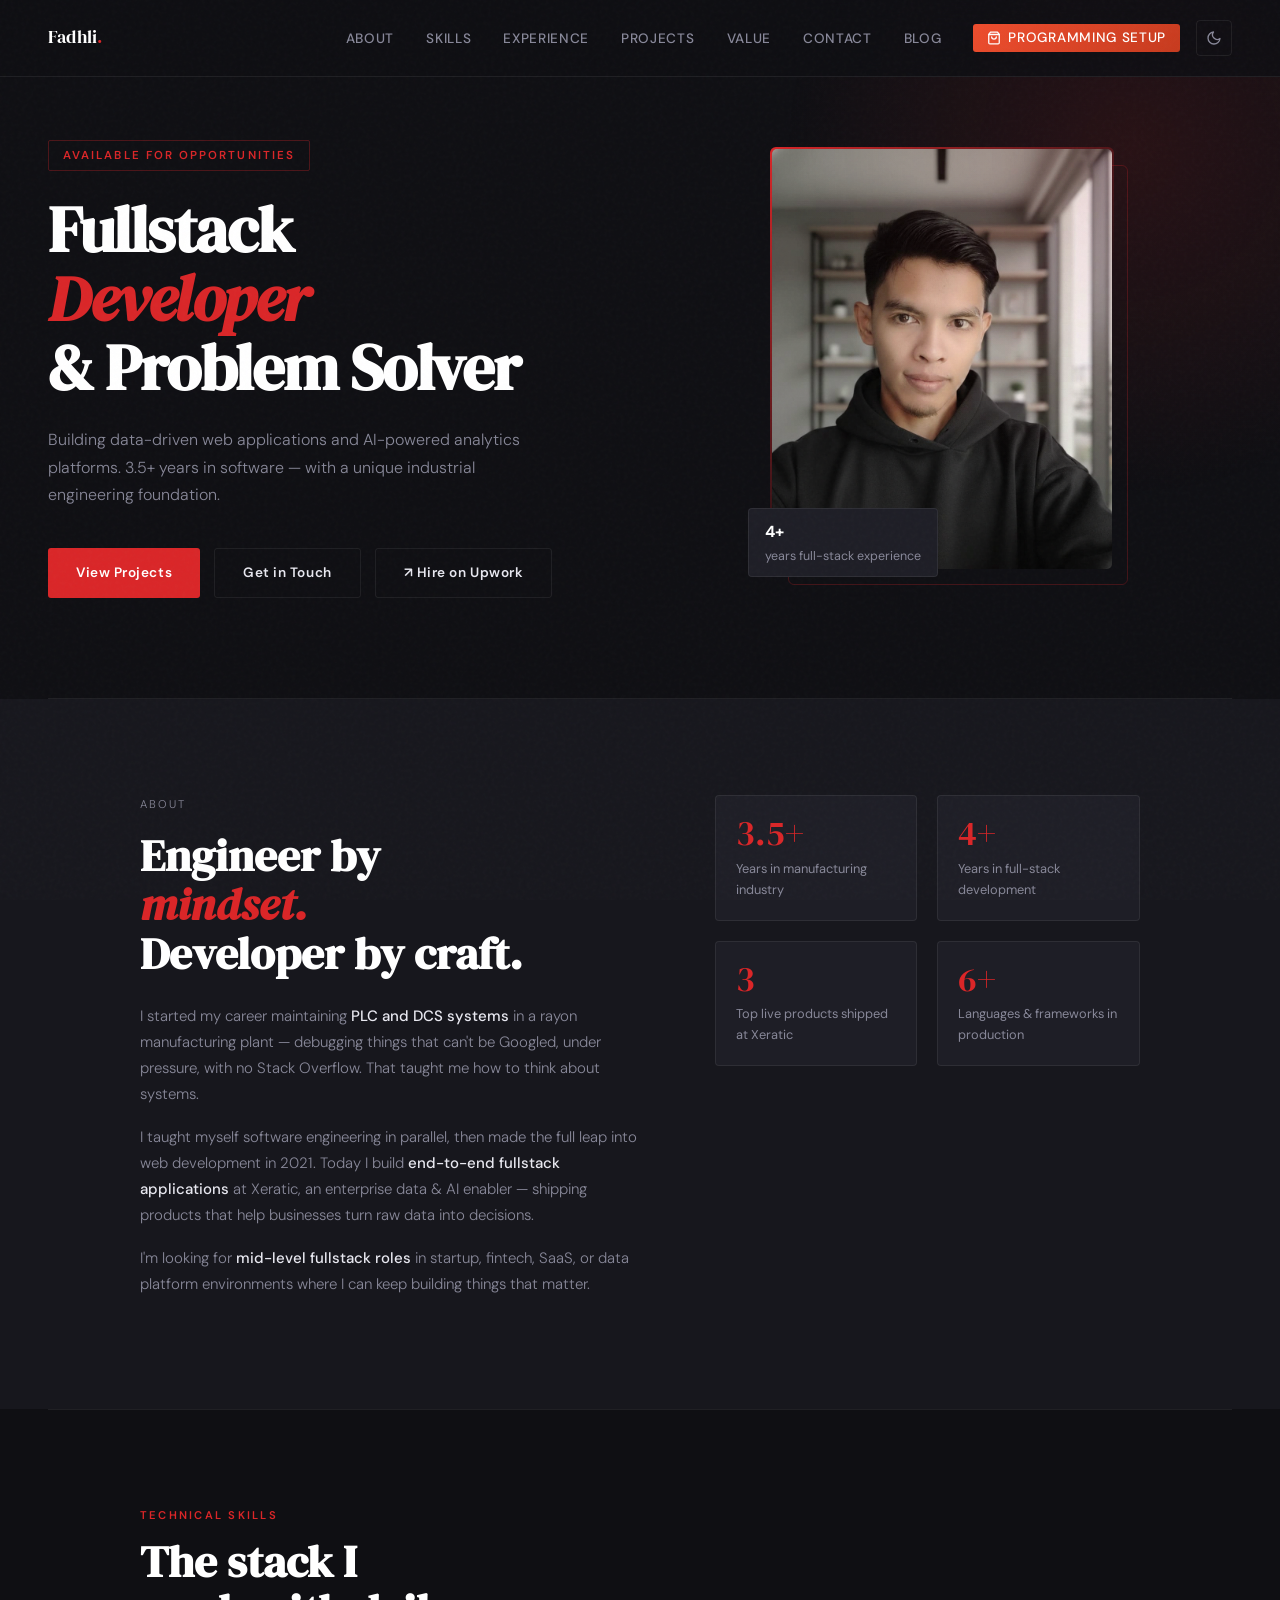
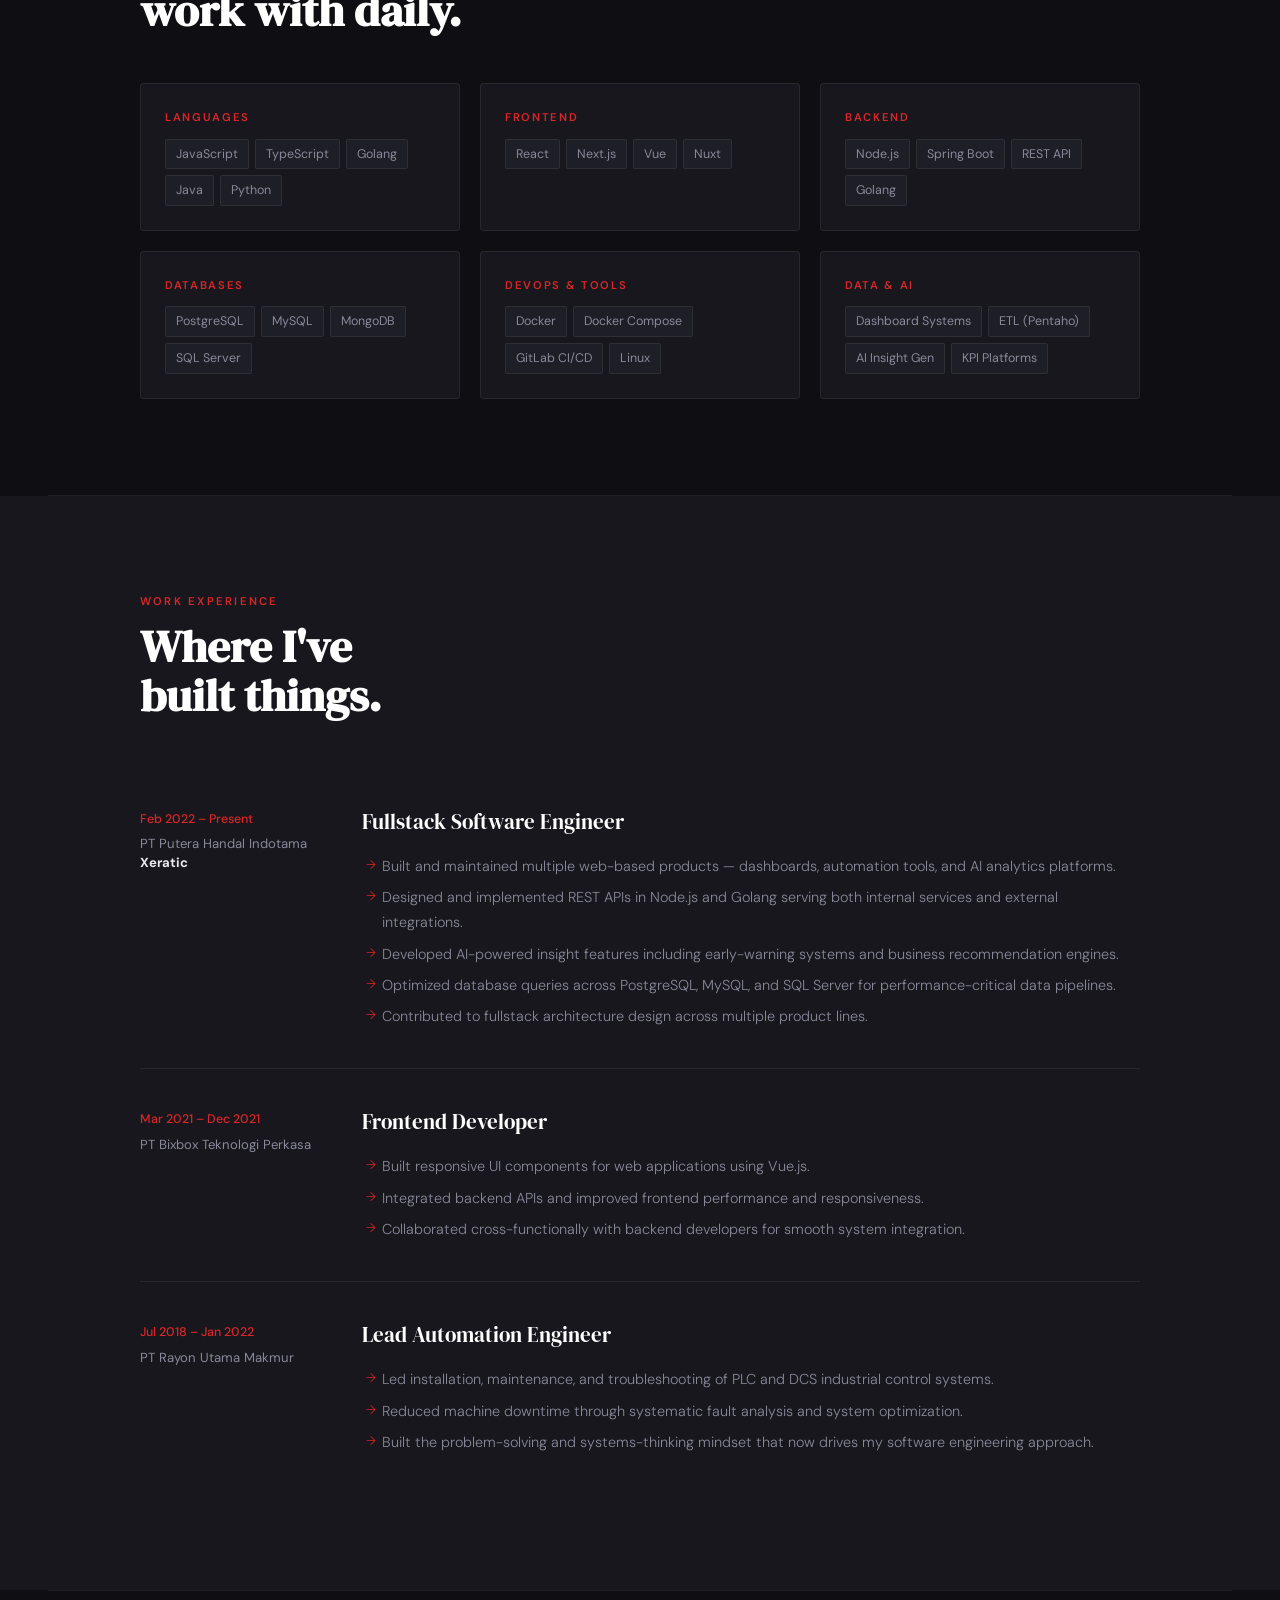
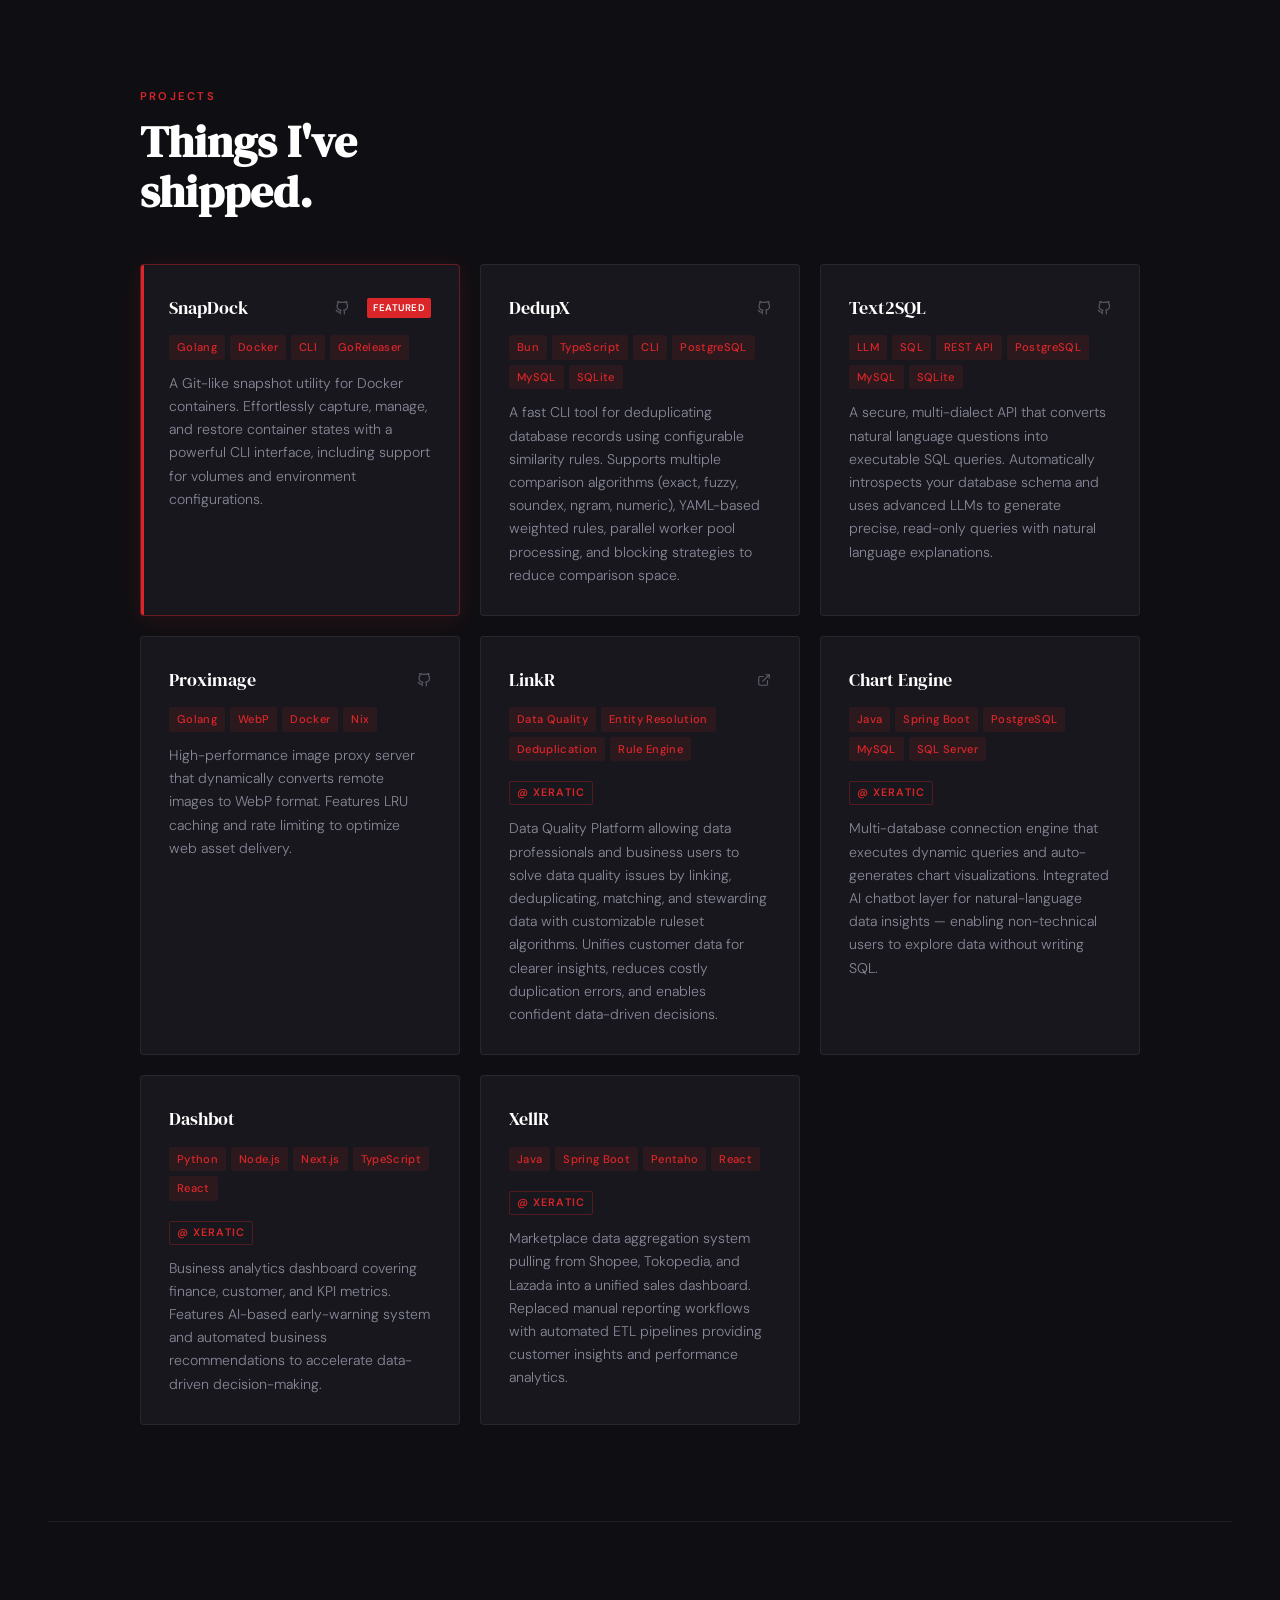
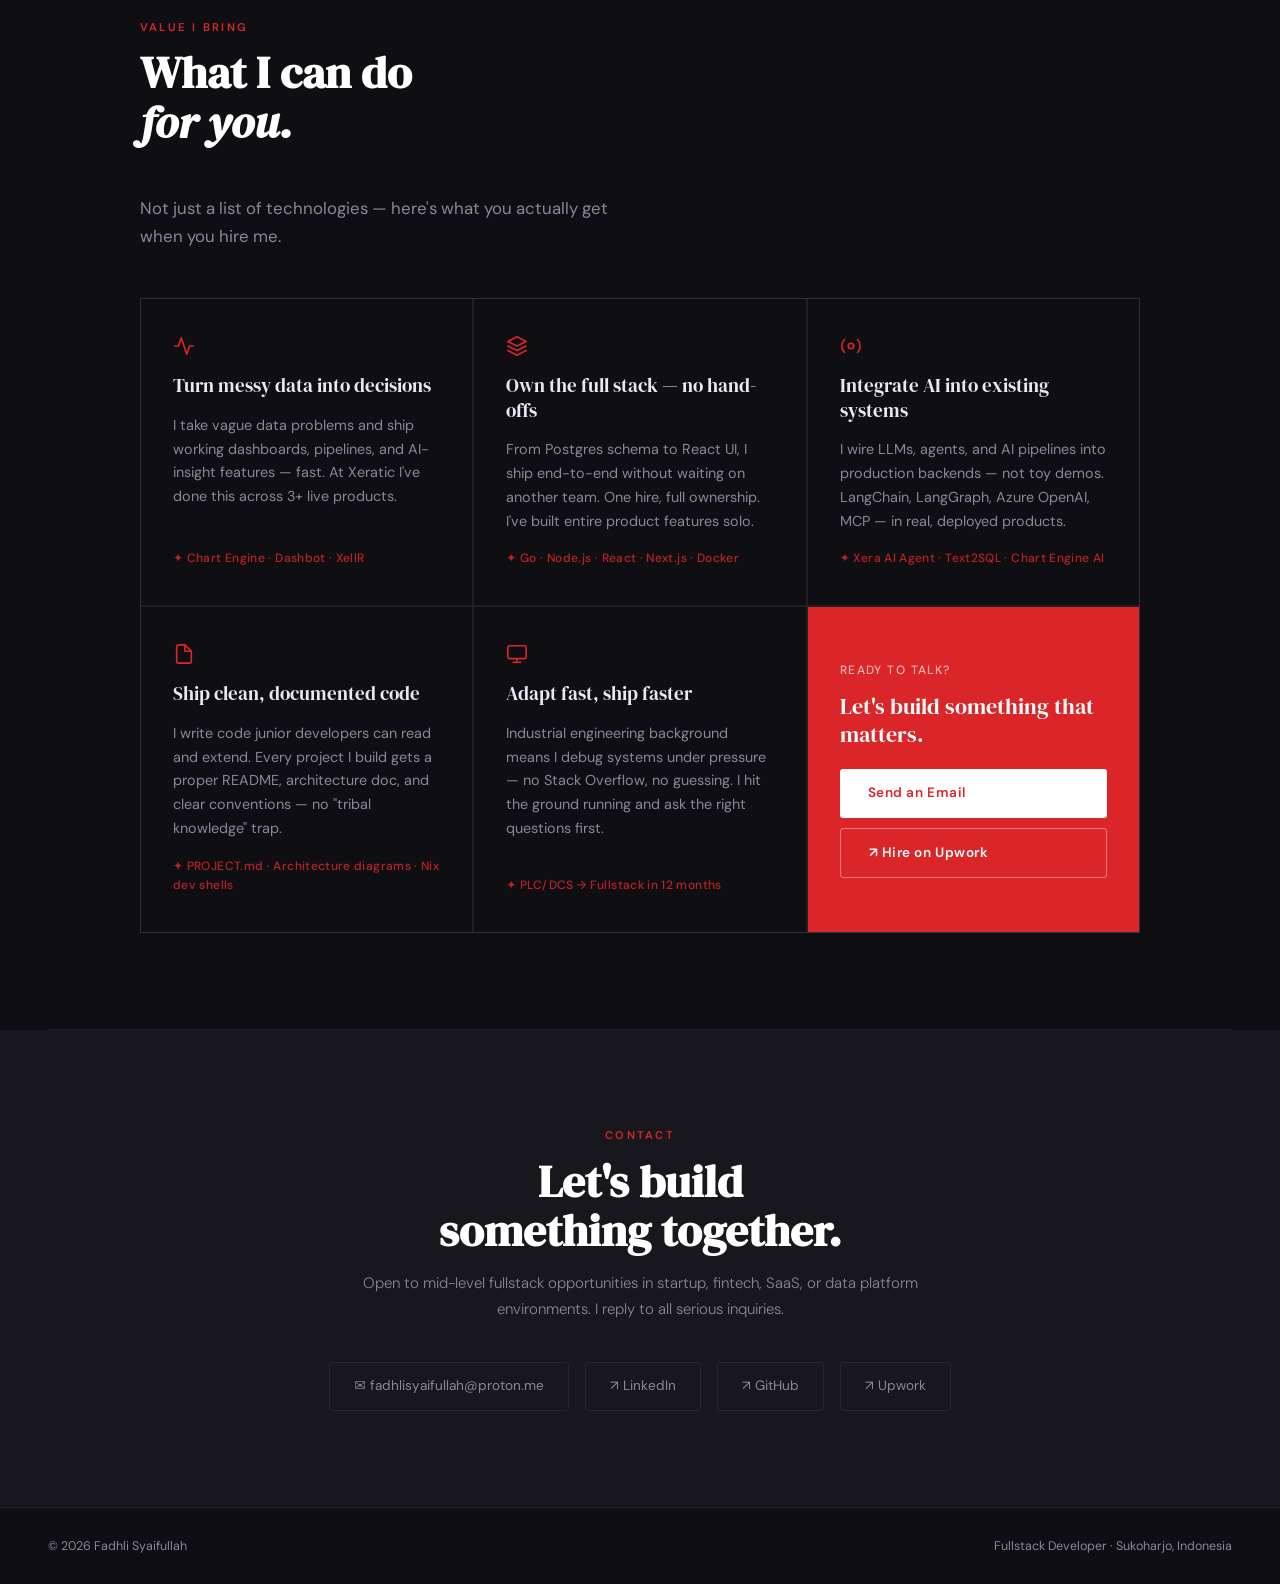
<file: index.html>
<!doctype html>
<html lang="en">

<head>
    <meta charset="UTF-8" />
    <meta name="viewport" content="width=device-width, initial-scale=1.0" />

    <!-- SEO Primary -->
    <title>
        Fadhli Syaifullah – Fullstack Developer | Data & AI Applications
    </title>
    <meta name="description"
        content="Fadhli Syaifullah is a Fullstack Developer with 3.5+ years building data-driven web apps and AI-powered analytics platforms. Currently at Xeratic, Indonesia. Open to mid-level roles in startup, fintech, SaaS, or data platforms." />
    <meta name="keywords"
        content="Fadhli Syaifullah, Fullstack Developer, Indonesia, Node.js, React, Next.js, Golang, Java, Spring Boot, PostgreSQL, Docker, Data Platform, AI Analytics, Xeratic" />
    <meta name="author" content="Fadhli Syaifullah" />
    <meta name="robots" content="index, follow" />
    <link rel="canonical" href="https://fadhlidev.github.io/" />
    <link rel="icon" type="image/x-icon" href="favicon.ico" />
    <link rel="apple-touch-icon" href="favicon.ico" />

    <!-- Open Graph -->
    <meta property="og:type" content="profile" />
    <meta property="og:title" content="Fadhli Syaifullah – Fullstack Developer" />
    <meta property="og:description"
        content="Building data-driven web apps and AI-powered analytics platforms. 3.5+ years experience. Open to mid-level fullstack roles." />
    <meta property="og:url" content="https://fadhlidev.github.io/" />
    <meta property="og:locale" content="en_US" />
    <meta property="profile:first_name" content="Fadhli" />
    <meta property="profile:last_name" content="Syaifullah" />
    <meta property="profile:username" content="fadhlidev" />

    <!-- Twitter Card -->
    <meta name="twitter:card" content="summary" />
    <meta name="twitter:title" content="Fadhli Syaifullah – Fullstack Developer" />
    <meta name="twitter:description"
        content="Building data-driven web apps and AI-powered analytics platforms. Open to mid-level fullstack roles." />

    <meta name="google-site-verification" content="5Q9qZHOVIRpjHIPTRs-oJiEABJaPSDayJt5hSM7cRe8" />

    <!-- Schema.org JSON-LD -->
    <script type="application/ld+json">
            {
                "@context": "https://schema.org",
                "@type": "Person",
                "name": "Fadhli Syaifullah",
                "jobTitle": "Fullstack Developer",
                "description": "Fullstack Developer with 3.5+ years building data-driven applications and AI-powered analytics platforms.",
                "email": "fadhlisyaifullah@proton.me",
                "telephone": "+62878-2653-4405",
                "address": {
                    "@type": "PostalAddress",
                    "addressLocality": "Sukoharjo",
                    "addressRegion": "Jawa Tengah",
                    "addressCountry": "ID"
                },
                "url": "https://fadhlidev.github.io/",
                "sameAs": [
                    "https://linkedin.com/in/fadhlisyaifullah",
                    "https://github.com/fadhlidev",
                    "https://www.upwork.com/freelancers/~01926ab890b89f38e7",
                    "https://fadhlidev.blogspot.com"
                ],
                "knowsAbout": [
                    "JavaScript",
                    "TypeScript",
                    "Golang",
                    "Java",
                    "React",
                    "Next.js",
                    "Node.js",
                    "PostgreSQL",
                    "Docker",
                    "Spring Boot",
                    "Data Analytics",
                    "AI Applications"
                ],
                "worksFor": {
                    "@type": "Organization",
                    "name": "PT Putera Handal Indotama (Xeratic)"
                }
            }
        </script>

    <link rel="preconnect" href="https://fonts.googleapis.com" />
    <link rel="preconnect" href="https://fonts.gstatic.com" crossorigin />
    <link
        href="https://fonts.googleapis.com/css2?family=DM+Serif+Display:ital@0;1&family=DM+Sans:ital,opsz,wght@0,9..40,300;0,9..40,400;0,9..40,500;0,9..40,600;1,9..40,300&display=swap"
        rel="stylesheet" />
    <link rel="stylesheet" href="styles.css" />
    <style>
        /* ── WHAT I CAN DO FOR YOU ── */

        .value-intro {
            color: var(--muted);
            font-size: 1.05rem;
            margin-bottom: 48px;
            max-width: 480px;
        }

        .value-grid {
            display: grid;
            grid-template-columns: repeat(3, 1fr);
            gap: 2px;
            background: var(--border);
            border: 1px solid var(--border);
        }

        .value-card {
            background: var(--dark);
            padding: 36px 32px;
            display: flex;
            flex-direction: column;
            gap: 16px;
            transition: background 0.2s ease;
            position: relative;
            overflow: hidden;
        }

        .value-card::before {
            content: '';
            position: absolute;
            top: 0;
            left: 0;
            width: 3px;
            height: 0;
            background: var(--red);
            transition: height 0.35s ease;
        }

        .value-card:hover::before {
            height: 100%;
        }

        .value-card:hover {
            background: color-mix(in srgb, var(--dark) 92%, var(--red) 8%);
        }

        .value-icon {
            color: var(--red);
            display: flex;
            align-items: center;
        }

        .value-title {
            font-family: 'DM Serif Display', serif;
            font-size: 1.18rem;
            color: var(--light);
            font-weight: 400;
            line-height: 1.3;
            margin: 0;
        }

        .value-desc {
            font-size: 0.9rem;
            color: var(--muted);
            line-height: 1.65;
            flex: 1;
        }

        .value-proof {
            font-size: 0.75rem;
            color: var(--red);
            font-weight: 500;
            letter-spacing: 0.03em;
            opacity: 0.85;
        }

        .value-card--cta {
            background: var(--red);
            justify-content: center;
        }

        .value-card--cta::before {
            display: none;
        }

        .value-card--cta:hover {
            background: color-mix(in srgb, var(--red) 88%, #000 12%);
        }

        .value-cta-inner {
            display: flex;
            flex-direction: column;
            gap: 12px;
        }

        .value-cta-label {
            font-size: 0.75rem;
            letter-spacing: 0.12em;
            text-transform: uppercase;
            color: rgba(255, 255, 255, 0.65);
            font-weight: 500;
        }

        .value-cta-title {
            font-family: 'DM Serif Display', serif;
            font-size: 1.4rem;
            color: #fff;
            font-weight: 400;
            line-height: 1.25;
            margin: 0;
        }

        .value-cta-links {
            display: flex;
            flex-direction: column;
            gap: 10px;
            margin-top: 8px;
        }

        .value-cta-links .btn-primary {
            background: #fff;
            color: var(--red);
            border-color: #fff;
        }

        .value-cta-links .btn-primary:hover {
            background: transparent;
            color: #fff;
        }

        .value-cta-links .btn-ghost {
            border-color: rgba(255, 255, 255, 0.4);
            color: #fff;
        }

        .value-cta-links .btn-ghost:hover {
            background: rgba(255, 255, 255, 0.12);
        }

        @media (max-width: 900px) {
            .value-grid {
                grid-template-columns: 1fr;
            }

            .value-card {
                padding: 28px 24px;
            }
        }

        /* ── FOOTER ── */

        footer {
            background: var(--dark);
            border-top: 1px solid var(--border);
            padding: 28px 48px;
            display: flex;
            justify-content: space-between;
            align-items: center;
            font-size: 0.78rem;
            color: var(--muted);
        }

        /* ── RESPONSIVE ── */

        @media (max-width: 900px) {
            #hero {
                grid-template-columns: 1fr;
                padding: 100px 24px 60px;
                overflow: hidden;
            }

            .hero-img-wrap {
                order: -1;
            }

            .hero-img-frame {
                width: 100%;
                max-width: 280px;
                height: 320px;
            }

            section {
                padding: 64px 24px;
            }

            .divider {
                margin: 0 24px;
            }

            nav {
                padding: 16px 24px;
            }

            .nav-links {
                display: none;
            }

            .nav-hamburger {
                display: flex;
            }

            .theme-toggle {
                margin-left: auto;
            }

            .about-grid,
            .skills-grid,
            .proj-grid {
                grid-template-columns: 1fr;
            }

            .exp-item {
                grid-template-columns: 1fr;
                gap: 8px;
            }

            footer {
                flex-direction: column;
                gap: 8px;
                text-align: center;
            }
        }
    </style>
</head>

<body>
    <!-- NAV -->
    <nav>
        <a href="#hero" class="nav-logo">Fadhli<span>.</span></a>
        <ul class="nav-links">
            <li><a href="#about">About</a></li>
            <li><a href="#skills">Skills</a></li>
            <li><a href="#experience">Experience</a></li>
            <li><a href="#projects">Projects</a></li>
            <li><a href="#value">Value</a></li>
            <li><a href="#contact">Contact</a></li>
            <li><a href="/blog.html">Blog</a></li>
            <li>
                <a href="https://collshp.com/programming_setup" class="nav-shopee" target="_blank" rel="noopener"><svg
                        aria-hidden="true" width="14" height="14" viewBox="0 0 24 24" fill="none" stroke="currentColor"
                        stroke-width="2.2" stroke-linecap="round" stroke-linejoin="round">
                        <path d="M6 2 3 6v14a2 2 0 0 0 2 2h14a2 2 0 0 0 2-2V6l-3-4z" />
                        <line x1="3" y1="6" x2="21" y2="6" />
                        <path d="M16 10a4 4 0 0 1-8 0" />
                    </svg>Programming Setup</a>
            </li>
        </ul>
        <button class="theme-toggle" id="themeToggle" aria-label="Toggle theme">
            <svg class="icon-sun" aria-hidden="true" width="16" height="16" viewBox="0 0 24 24" fill="none"
                stroke="currentColor" stroke-width="2" stroke-linecap="round" stroke-linejoin="round">
                <circle cx="12" cy="12" r="5" />
                <line x1="12" y1="1" x2="12" y2="3" />
                <line x1="12" y1="21" x2="12" y2="23" />
                <line x1="4.22" y1="4.22" x2="5.64" y2="5.64" />
                <line x1="18.36" y1="18.36" x2="19.78" y2="19.78" />
                <line x1="1" y1="12" x2="3" y2="12" />
                <line x1="21" y1="12" x2="23" y2="12" />
                <line x1="4.22" y1="19.78" x2="5.64" y2="18.36" />
                <line x1="18.36" y1="5.64" x2="19.78" y2="4.22" />
            </svg><svg class="icon-moon" aria-hidden="true" width="16" height="16" viewBox="0 0 24 24" fill="none"
                stroke="currentColor" stroke-width="2" stroke-linecap="round" stroke-linejoin="round">
                <path d="M21 12.79A9 9 0 1 1 11.21 3 7 7 0 0 0 21 12.79z" />
            </svg>
        </button>
        <button class="nav-hamburger" id="navHamburger" aria-label="Open menu">
            <span></span><span></span><span></span>
        </button>
    </nav>

    <!-- MOBILE DRAWER -->
    <div class="nav-drawer" id="navDrawer">
        <a href="#about" class="drawer-link">About</a>
        <a href="#skills" class="drawer-link">Skills</a>
        <a href="#experience" class="drawer-link">Experience</a>
        <a href="#projects" class="drawer-link">Projects</a>
        <a href="#value" class="drawer-link">Value</a>
        <a href="#contact" class="drawer-link">Contact</a>
        <a href="/blog.html" class="drawer-link">Blog</a>
        <a href="https://collshp.com/programming_setup" class="drawer-shopee" target="_blank" rel="noopener"><svg
                aria-hidden="true" width="16" height="16" viewBox="0 0 24 24" fill="none" stroke="currentColor"
                stroke-width="2.2" stroke-linecap="round" stroke-linejoin="round">
                <path d="M6 2 3 6v14a2 2 0 0 0 2 2h14a2 2 0 0 0 2-2V6l-3-4z" />
                <line x1="3" y1="6" x2="21" y2="6" />
                <path d="M16 10a4 4 0 0 1-8 0" />
            </svg>Programming Setup</a>
    </div>
    
    <main>
        <!-- HERO -->
    <section id="hero">
        <div class="hero-text">
            <span class="hero-label">Available for opportunities</span>
            <h1>Fullstack<br /><em>Developer</em><br />& Problem Solver</h1>
            <p class="hero-sub">
                Building data-driven web applications and AI-powered
                analytics platforms. 3.5+ years in software — with a unique
                industrial engineering foundation.
            </p>
            <div class="hero-cta">
                <a href="#projects" class="btn btn-primary">View Projects</a>
                <a href="#contact" class="btn btn-ghost">Get in Touch</a>
                <a href="https://www.upwork.com/freelancers/~01926ab890b89f38e7" class="btn btn-ghost" target="_blank"
                    rel="noopener">↗ Hire on Upwork</a>
            </div>
        </div>
        <div class="hero-img-wrap">
            <div class="hero-img-frame">
                <img src="[data-uri]"
                    alt="Fadhli Syaifullah – Fullstack Developer" fetchpriority="high" />
                <div class="hero-badge">
                    <strong>4+</strong> years full-stack experience
                </div>
            </div>
        </div>
    </section>

    <div class="divider"></div>

    <!-- ABOUT -->
    <section id="about">
        <div class="section-inner">
            <div class="about-grid">
                <div class="about-text reveal">
                    <p class="section-label">About</p>
                    <h2 class="section-title" style="margin-bottom: 24px">
                        Engineer by<br /><em style="font-style: italic; color: var(--red)">mindset.</em><br />Developer
                        by craft.
                    </h2>
                    <p>
                        I started my career maintaining
                        <strong>PLC and DCS systems</strong> in a rayon
                        manufacturing plant — debugging things that can't be
                        Googled, under pressure, with no Stack Overflow.
                        That taught me how to think about systems.
                    </p>
                    <p>
                        I taught myself software engineering in parallel,
                        then made the full leap into web development in
                        2021. Today I build
                        <strong>end-to-end fullstack applications</strong>
                        at Xeratic, an enterprise data &amp; AI enabler —
                        shipping products that help businesses turn raw data
                        into decisions.
                    </p>
                    <p>
                        I'm looking for
                        <strong>mid-level fullstack roles</strong> in
                        startup, fintech, SaaS, or data platform
                        environments where I can keep building things that
                        matter.
                    </p>
                </div>
                <div class="about-stats reveal">
                    <div class="stat-box">
                        <div class="stat-num">3.5+</div>
                        <div class="stat-label">
                            Years in manufacturing industry
                        </div>
                    </div>
                    <div class="stat-box">
                        <div class="stat-num">4+</div>
                        <div class="stat-label">
                            Years in full-stack development
                        </div>
                    </div>
                    <div class="stat-box">
                        <div class="stat-num">3</div>
                        <div class="stat-label">
                            Top live products shipped at Xeratic
                        </div>
                    </div>
                    <div class="stat-box">
                        <div class="stat-num">6+</div>
                        <div class="stat-label">
                            Languages &amp; frameworks in production
                        </div>
                    </div>
                </div>
            </div>
        </div>
    </section>

    <div class="divider"></div>

    <!-- SKILLS -->
    <section id="skills">
        <div class="section-inner">
            <p class="section-label reveal">Technical Skills</p>
            <h2 class="section-title reveal">
                The stack I<br />work with daily.
            </h2>
            <div class="skills-grid">
                <div class="skill-card reveal">
                    <div class="skill-cat">Languages</div>
                    <div class="skill-tags">
                        <span class="tag">JavaScript</span><span class="tag">TypeScript</span>
                        <span class="tag">Golang</span><span class="tag">Java</span><span class="tag">Python</span>
                    </div>
                </div>
                <div class="skill-card reveal">
                    <div class="skill-cat">Frontend</div>
                    <div class="skill-tags">
                        <span class="tag">React</span><span class="tag">Next.js</span>
                        <span class="tag">Vue</span><span class="tag">Nuxt</span>
                    </div>
                </div>
                <div class="skill-card reveal">
                    <div class="skill-cat">Backend</div>
                    <div class="skill-tags">
                        <span class="tag">Node.js</span><span class="tag">Spring Boot</span>
                        <span class="tag">REST API</span><span class="tag">Golang</span>
                    </div>
                </div>
                <div class="skill-card reveal">
                    <div class="skill-cat">Databases</div>
                    <div class="skill-tags">
                        <span class="tag">PostgreSQL</span><span class="tag">MySQL</span>
                        <span class="tag">MongoDB</span><span class="tag">SQL Server</span>
                    </div>
                </div>
                <div class="skill-card reveal">
                    <div class="skill-cat">DevOps & Tools</div>
                    <div class="skill-tags">
                        <span class="tag">Docker</span><span class="tag">Docker Compose</span>
                        <span class="tag">GitLab CI/CD</span><span class="tag">Linux</span>
                    </div>
                </div>
                <div class="skill-card reveal">
                    <div class="skill-cat">Data & AI</div>
                    <div class="skill-tags">
                        <span class="tag">Dashboard Systems</span><span class="tag">ETL (Pentaho)</span>
                        <span class="tag">AI Insight Gen</span><span class="tag">KPI Platforms</span>
                    </div>
                </div>
            </div>
        </div>
    </section>

    <div class="divider"></div>

    <!-- EXPERIENCE -->
    <section id="experience">
        <div class="section-inner">
            <p class="section-label reveal">Work Experience</p>
            <h2 class="section-title reveal">
                Where I've<br />built things.
            </h2>
            <div class="exp-list">
                <div class="exp-item reveal">
                    <div class="exp-meta">
                        <div class="exp-period">Feb 2022 – Present</div>
                        <div class="exp-company">
                            PT Putera Handal Indotama<br /><strong style="color: var(--light)">Xeratic</strong>
                        </div>
                    </div>
                    <div>
                        <div class="exp-role">
                            Fullstack Software Engineer
                        </div>
                        <div class="exp-body">
                            <ul>
                                <li>
                                    Built and maintained multiple web-based
                                    products — dashboards, automation tools,
                                    and AI analytics platforms.
                                </li>
                                <li>
                                    Designed and implemented REST APIs in
                                    Node.js and Golang serving both internal
                                    services and external integrations.
                                </li>
                                <li>
                                    Developed AI-powered insight features
                                    including early-warning systems and
                                    business recommendation engines.
                                </li>
                                <li>
                                    Optimized database queries across
                                    PostgreSQL, MySQL, and SQL Server for
                                    performance-critical data pipelines.
                                </li>
                                <li>
                                    Contributed to fullstack architecture
                                    design across multiple product lines.
                                </li>
                            </ul>
                        </div>
                    </div>
                </div>

                <div class="exp-item reveal">
                    <div class="exp-meta">
                        <div class="exp-period">Mar 2021 – Dec 2021</div>
                        <div class="exp-company">
                            PT Bixbox Teknologi Perkasa
                        </div>
                    </div>
                    <div>
                        <div class="exp-role">Frontend Developer</div>
                        <div class="exp-body">
                            <ul>
                                <li>
                                    Built responsive UI components for web
                                    applications using Vue.js.
                                </li>
                                <li>
                                    Integrated backend APIs and improved
                                    frontend performance and responsiveness.
                                </li>
                                <li>
                                    Collaborated cross-functionally with
                                    backend developers for smooth system
                                    integration.
                                </li>
                            </ul>
                        </div>
                    </div>
                </div>

                <div class="exp-item reveal">
                    <div class="exp-meta">
                        <div class="exp-period">Jul 2018 – Jan 2022</div>
                        <div class="exp-company">PT Rayon Utama Makmur</div>
                    </div>
                    <div>
                        <div class="exp-role">Lead Automation Engineer</div>
                        <div class="exp-body">
                            <ul>
                                <li>
                                    Led installation, maintenance, and
                                    troubleshooting of PLC and DCS
                                    industrial control systems.
                                </li>
                                <li>
                                    Reduced machine downtime through
                                    systematic fault analysis and system
                                    optimization.
                                </li>
                                <li>
                                    Built the problem-solving and
                                    systems-thinking mindset that now drives
                                    my software engineering approach.
                                </li>
                            </ul>
                        </div>
                    </div>
                </div>
            </div>
        </div>
    </section>

    <div class="divider"></div>

    <!-- PROJECTS -->
    <section id="projects">
        <div class="section-inner">
            <p class="section-label reveal">Projects</p>
            <h2 class="section-title reveal">Things I've<br />shipped.</h2>
            <div class="proj-grid">
                <div class="proj-card featured reveal">
                    <div class="proj-name">
                        SnapDock
                        <a href="https://github.com/fadhlidev/snapdock" class="proj-link" target="_blank" rel="noopener"
                            title="View on GitHub" aria-label="View SnapDock on GitHub"><svg aria-hidden="true"
                                width="14" height="14" viewBox="0 0 24 24" fill="none" stroke="currentColor"
                                stroke-width="2" stroke-linecap="round" stroke-linejoin="round">
                                <path
                                    d="M9 19c-5 1.5-5-2.5-7-3m14 6v-3.87a3.37 3.37 0 0 0-.94-2.61c3.14-.35 6.44-1.54 6.44-7A5.44 5.44 0 0 0 20 4.77 5.07 5.07 0 0 0 19.91 1S18.73.65 16 2.48a13.38 13.38 0 0 0-7 0C6.27.65 5.09 1 5.09 1A5.07 5.07 0 0 0 5 4.77a5.44 5.44 0 0 0-1.5 3.78c0 5.42 3.3 6.61 6.44 7A3.37 3.37 0 0 0 9 18.13V22" />
                            </svg></a>
                    </div>
                    <div class="proj-tech">
                        <span>Golang</span><span>Docker</span><span>CLI</span><span>GoReleaser</span>
                    </div>
                    <p class="proj-desc">
                        A Git-like snapshot utility for Docker containers.
                        Effortlessly capture, manage, and restore container
                        states with a powerful CLI interface, including
                        support for volumes and environment configurations.
                    </p>
                </div>

                <div class="proj-card reveal">
                    <div class="proj-name">
                        DedupX
                        <a href="https://github.com/fadhlidev/dedupx" class="proj-link" target="_blank" rel="noopener"
                            title="View on GitHub" aria-label="View DedupX on GitHub">
                            <svg aria-hidden="true" width="14" height="14" viewBox="0 0 24 24" fill="none"
                                stroke="currentColor" stroke-width="2" stroke-linecap="round" stroke-linejoin="round">
                                <path
                                    d="M9 19c-5 1.5-5-2.5-7-3m14 6v-3.87a3.37 3.37 0 0 0-.94-2.61c3.14-.35 6.44-1.54 6.44-7A5.44 5.44 0 0 0 20 4.77 5.07 5.07 0 0 0 19.91 1S18.73.65 16 2.48a13.38 13.38 0 0 0-7 0C6.27.65 5.09 1 5.09 1A5.07 5.07 0 0 0 5 4.77a5.44 5.44 0 0 0-1.5 3.78c0 5.42 3.3 6.61 6.44 7A3.37 3.37 0 0 0 9 18.13V22" />
                            </svg>
                        </a>
                    </div>
                    <div class="proj-tech">
                        <span>Bun</span><span>TypeScript</span><span>CLI</span><span>PostgreSQL</span><span>MySQL</span><span>SQLite</span>
                    </div>
                    <p class="proj-desc">
                        A fast CLI tool for deduplicating database records
                        using configurable similarity rules. Supports
                        multiple comparison algorithms (exact, fuzzy,
                        soundex, ngram, numeric), YAML-based weighted rules,
                        parallel worker pool processing, and blocking
                        strategies to reduce comparison space.
                    </p>
                </div>

                <div class="proj-card reveal">
                    <div class="proj-name">
                        Text2SQL
                        <a href="https://github.com/fadhlidev/text2sql" class="proj-link" target="_blank" rel="noopener"
                            title="View on GitHub" aria-label="View Text2SQL on GitHub">
                            <svg aria-hidden="true" width="14" height="14" viewBox="0 0 24 24" fill="none"
                                stroke="currentColor" stroke-width="2" stroke-linecap="round" stroke-linejoin="round">
                                <path
                                    d="M9 19c-5 1.5-5-2.5-7-3m14 6v-3.87a3.37 3.37 0 0 0-.94-2.61c3.14-.35 6.44-1.54 6.44-7A5.44 5.44 0 0 0 20 4.77 5.07 5.07 0 0 0 19.91 1S18.73.65 16 2.48a13.38 13.38 0 0 0-7 0C6.27.65 5.09 1 5.09 1A5.07 5.07 0 0 0 5 4.77a5.44 5.44 0 0 0-1.5 3.78c0 5.42 3.3 6.61 6.44 7A3.37 3.37 0 0 0 9 18.13V22" />
                            </svg>
                        </a>
                    </div>
                    <div class="proj-tech">
                        <span>LLM</span><span>SQL</span><span>REST
                            API</span><span>PostgreSQL</span><span>MySQL</span><span>SQLite</span>
                    </div>
                    <p class="proj-desc">
                        A secure, multi-dialect API that converts natural
                        language questions into executable SQL queries.
                        Automatically introspects your database schema and
                        uses advanced LLMs to generate precise, read-only
                        queries with natural language explanations.
                    </p>
                </div>

                <div class="proj-card reveal">
                    <div class="proj-name">
                        Proximage
                        <a href="https://github.com/fadhlidev/proximage" class="proj-link" target="_blank"
                            rel="noopener" title="View on GitHub" aria-label="View Proximage on GitHub"><svg
                                aria-hidden="true" width="14" height="14" viewBox="0 0 24 24" fill="none"
                                stroke="currentColor" stroke-width="2" stroke-linecap="round" stroke-linejoin="round">
                                <path
                                    d="M9 19c-5 1.5-5-2.5-7-3m14 6v-3.87a3.37 3.37 0 0 0-.94-2.61c3.14-.35 6.44-1.54 6.44-7A5.44 5.44 0 0 0 20 4.77 5.07 5.07 0 0 0 19.91 1S18.73.65 16 2.48a13.38 13.38 0 0 0-7 0C6.27.65 5.09 1 5.09 1A5.07 5.07 0 0 0 5 4.77a5.44 5.44 0 0 0-1.5 3.78c0 5.42 3.3 6.61 6.44 7A3.37 3.37 0 0 0 9 18.13V22" />
                            </svg></a>
                    </div>
                    <div class="proj-tech">
                        <span>Golang</span><span>WebP</span><span>Docker</span><span>Nix</span>
                    </div>
                    <p class="proj-desc">
                        High-performance image proxy server that dynamically
                        converts remote images to WebP format. Features LRU
                        caching and rate limiting to optimize web asset
                        delivery.
                    </p>
                </div>

                <div class="proj-card reveal">
                    <div class="proj-name">
                        LinkR
                        <a href="https://xeratic.com/linkr" class="proj-link" target="_blank" rel="noopener"
                            title="Visit LinkR" aria-label="Visit LinkR website"><svg aria-hidden="true" width="14"
                                height="14" viewBox="0 0 24 24" fill="none" stroke="currentColor" stroke-width="2"
                                stroke-linecap="round" stroke-linejoin="round">
                                <path d="M18 13v6a2 2 0 0 1-2 2H5a2 2 0 0 1-2-2V8a2 2 0 0 1 2-2h6" />
                                <polyline points="15 3 21 3 21 9" />
                                <line x1="10" y1="14" x2="21" y2="3" />
                            </svg></a>
                    </div>
                    <div class="proj-tech">
                        <span>Data Quality</span><span>Entity Resolution</span><span>Deduplication</span><span>Rule
                            Engine</span>
                    </div>
                    <span class="proj-xeratic">@ Xeratic</span>
                    <p class="proj-desc">
                        Data Quality Platform allowing data professionals
                        and business users to solve data quality issues by
                        linking, deduplicating, matching, and stewarding
                        data with customizable ruleset algorithms. Unifies
                        customer data for clearer insights, reduces costly
                        duplication errors, and enables confident
                        data-driven decisions.
                    </p>
                </div>

                <div class="proj-card reveal">
                    <div class="proj-name">Chart Engine</div>
                    <div class="proj-tech">
                        <span>Java</span><span>Spring Boot</span><span>PostgreSQL</span><span>MySQL</span><span>SQL
                            Server</span>
                    </div>
                    <span class="proj-xeratic">@ Xeratic</span>
                    <p class="proj-desc">
                        Multi-database connection engine that executes
                        dynamic queries and auto-generates chart
                        visualizations. Integrated AI chatbot layer for
                        natural-language data insights — enabling
                        non-technical users to explore data without writing
                        SQL.
                    </p>
                </div>

                <div class="proj-card reveal">
                    <div class="proj-name">Dashbot</div>
                    <div class="proj-tech">
                        <span>Python</span><span>Node.js</span><span>Next.js</span><span>TypeScript</span><span>React</span>
                    </div>
                    <span class="proj-xeratic">@ Xeratic</span>
                    <p class="proj-desc">
                        Business analytics dashboard covering finance,
                        customer, and KPI metrics. Features AI-based
                        early-warning system and automated business
                        recommendations to accelerate data-driven
                        decision-making.
                    </p>
                </div>

                <div class="proj-card reveal">
                    <div class="proj-name">XellR</div>
                    <div class="proj-tech">
                        <span>Java</span><span>Spring Boot</span><span>Pentaho</span><span>React</span>
                    </div>
                    <span class="proj-xeratic">@ Xeratic</span>
                    <p class="proj-desc">
                        Marketplace data aggregation system pulling from
                        Shopee, Tokopedia, and Lazada into a unified sales
                        dashboard. Replaced manual reporting workflows with
                        automated ETL pipelines providing customer insights
                        and performance analytics.
                    </p>
                </div>
            </div>
        </div>
    </section>

    <div class="divider"></div>

    <!-- WHAT I CAN DO FOR YOU -->
    <section id="value">
        <div class="section-inner">
            <p class="section-label reveal">Value I Bring</p>
            <h2 class="section-title reveal">
                What I can do<br /><em>for you.</em>
            </h2>
            <p class="value-intro reveal">
                Not just a list of technologies — here's what you actually get when you hire me.
            </p>
            <div class="value-grid">
                <div class="value-card reveal">
                    <div class="value-icon">
                        <svg aria-hidden="true" width="22" height="22" viewBox="0 0 24 24" fill="none"
                            stroke="currentColor" stroke-width="1.8" stroke-linecap="round" stroke-linejoin="round">
                            <polyline points="22 12 18 12 15 21 9 3 6 12 2 12" />
                        </svg>
                    </div>
                    <h3 class="value-title">Turn messy data into decisions</h3>
                    <p class="value-desc">
                        I take vague data problems and ship working dashboards, pipelines, and AI-insight features —
                        fast. At Xeratic I've done this across 3+ live products.
                    </p>
                    <div class="value-proof">✦ Chart Engine · Dashbot · XellR</div>
                </div>

                <div class="value-card reveal">
                    <div class="value-icon">
                        <svg aria-hidden="true" width="22" height="22" viewBox="0 0 24 24" fill="none"
                            stroke="currentColor" stroke-width="1.8" stroke-linecap="round" stroke-linejoin="round">
                            <path d="M12 2L2 7l10 5 10-5-10-5z" />
                            <path d="M2 17l10 5 10-5" />
                            <path d="M2 12l10 5 10-5" />
                        </svg>
                    </div>
                    <h3 class="value-title">Own the full stack — no hand-offs</h3>
                    <p class="value-desc">
                        From Postgres schema to React UI, I ship end-to-end without waiting on another team. One hire,
                        full ownership. I've built entire product features solo.
                    </p>
                    <div class="value-proof">✦ Go · Node.js · React · Next.js · Docker</div>
                </div>

                <div class="value-card reveal">
                    <div class="value-icon">
                        <svg aria-hidden="true" width="22" height="22" viewBox="0 0 24 24" fill="none"
                            stroke="currentColor" stroke-width="1.8" stroke-linecap="round" stroke-linejoin="round">
                            <circle cx="12" cy="12" r="3" />
                            <path d="M19.07 4.93a10 10 0 0 1 0 14.14" />
                            <path d="M4.93 4.93a10 10 0 0 0 0 14.14" />
                        </svg>
                    </div>
                    <h3 class="value-title">Integrate AI into existing systems</h3>
                    <p class="value-desc">
                        I wire LLMs, agents, and AI pipelines into production backends — not toy demos. LangChain,
                        LangGraph, Azure OpenAI, MCP — in real, deployed products.
                    </p>
                    <div class="value-proof">✦ Xera AI Agent · Text2SQL · Chart Engine AI</div>
                </div>

                <div class="value-card reveal">
                    <div class="value-icon">
                        <svg aria-hidden="true" width="22" height="22" viewBox="0 0 24 24" fill="none"
                            stroke="currentColor" stroke-width="1.8" stroke-linecap="round" stroke-linejoin="round">
                            <path d="M13 2H6a2 2 0 0 0-2 2v16a2 2 0 0 0 2 2h12a2 2 0 0 0 2-2V9z" />
                            <polyline points="13 2 13 9 20 9" />
                        </svg>
                    </div>
                    <h3 class="value-title">Ship clean, documented code</h3>
                    <p class="value-desc">
                        I write code junior developers can read and extend. Every project I build gets a proper README,
                        architecture doc, and clear conventions — no "tribal knowledge" trap.
                    </p>
                    <div class="value-proof">✦ PROJECT.md · Architecture diagrams · Nix dev shells</div>
                </div>

                <div class="value-card reveal">
                    <div class="value-icon">
                        <svg aria-hidden="true" width="22" height="22" viewBox="0 0 24 24" fill="none"
                            stroke="currentColor" stroke-width="1.8" stroke-linecap="round" stroke-linejoin="round">
                            <rect x="2" y="3" width="20" height="14" rx="2" />
                            <line x1="8" y1="21" x2="16" y2="21" />
                            <line x1="12" y1="17" x2="12" y2="21" />
                        </svg>
                    </div>
                    <h3 class="value-title">Adapt fast, ship faster</h3>
                    <p class="value-desc">
                        Industrial engineering background means I debug systems under pressure — no Stack Overflow, no
                        guessing. I hit the ground running and ask the right questions first.
                    </p>
                    <div class="value-proof">✦ PLC/DCS → Fullstack in 12 months</div>
                </div>

                <div class="value-card value-card--cta reveal">
                    <div class="value-cta-inner">
                        <p class="value-cta-label">Ready to talk?</p>
                        <h3 class="value-cta-title">Let's build something that matters.</h3>
                        <div class="value-cta-links">
                            <a href="mailto:fadhlisyaifullah@proton.me" class="btn btn-primary">Send an Email</a>
                            <a href="https://www.upwork.com/freelancers/~01926ab890b89f38e7" class="btn btn-ghost"
                                target="_blank" rel="noopener">↗ Hire on Upwork</a>
                        </div>
                    </div>
                </div>
            </div>
        </div>
    </section>

    <div class="divider"></div>

    <!-- CONTACT -->
    <section id="contact">
        <div class="contact-inner">
            <p class="section-label reveal">Contact</p>
            <h2 class="section-title reveal">
                Let's build<br />something together.
            </h2>
            <p class="contact-sub reveal">
                Open to mid-level fullstack opportunities in startup,
                fintech, SaaS, or data platform environments. I reply to all
                serious inquiries.
            </p>
            <div class="contact-links reveal">
                <a href="mailto:fadhlisyaifullah@proton.me" class="contact-link">
                    ✉ fadhlisyaifullah@proton.me
                </a>
                <a href="https://linkedin.com/in/fadhlisyaifullah" class="contact-link" target="_blank" rel="noopener">
                    ↗ LinkedIn
                </a>
                <a href="https://github.com/fadhlidev" class="contact-link" target="_blank" rel="noopener">
                    ↗ GitHub
                </a>
                <a href="https://www.upwork.com/freelancers/~01926ab890b89f38e7" class="contact-link" target="_blank"
                    rel="noopener">
                    ↗ Upwork
                </a>
            </div>
        </div>
    </section>

    </main>

    <!-- FOOTER -->
    <footer>
        <span>© 2026 Fadhli Syaifullah</span>
        <span>Fullstack Developer · Sukoharjo, Indonesia</span>
    </footer>

    <script>
        // Theme toggle
        const themeToggle = document.getElementById("themeToggle");
        const savedTheme = localStorage.getItem("theme");
        if (savedTheme === "light") document.body.classList.add("light");

        themeToggle.addEventListener("click", () => {
            document.body.classList.toggle("light");
            localStorage.setItem(
                "theme",
                document.body.classList.contains("light")
                    ? "light"
                    : "dark",
            );
        });
    </script>

    <script>
        // Scroll reveal
        const els = document.querySelectorAll(".reveal");
        const io = new IntersectionObserver(
            (entries) => {
                entries.forEach((e) => {
                    if (e.isIntersecting) {
                        e.target.classList.add("visible");
                        io.unobserve(e.target);
                    }
                });
            },
            { threshold: 0.12 },
        );
        els.forEach((el) => io.observe(el));
    </script>

    <script>
        const hamburger = document.getElementById("navHamburger");
        const drawer = document.getElementById("navDrawer");
        hamburger.addEventListener("click", () => {
            hamburger.classList.toggle("open");
            drawer.classList.toggle("open");
            document.body.style.overflow = drawer.classList.contains("open")
                ? "hidden"
                : "";
        });
        document.querySelectorAll(".drawer-link").forEach((link) => {
            link.addEventListener("click", () => {
                hamburger.classList.remove("open");
                drawer.classList.remove("open");
                document.body.style.overflow = "";
            });
        });
    </script>
</body>

</html>
</file>
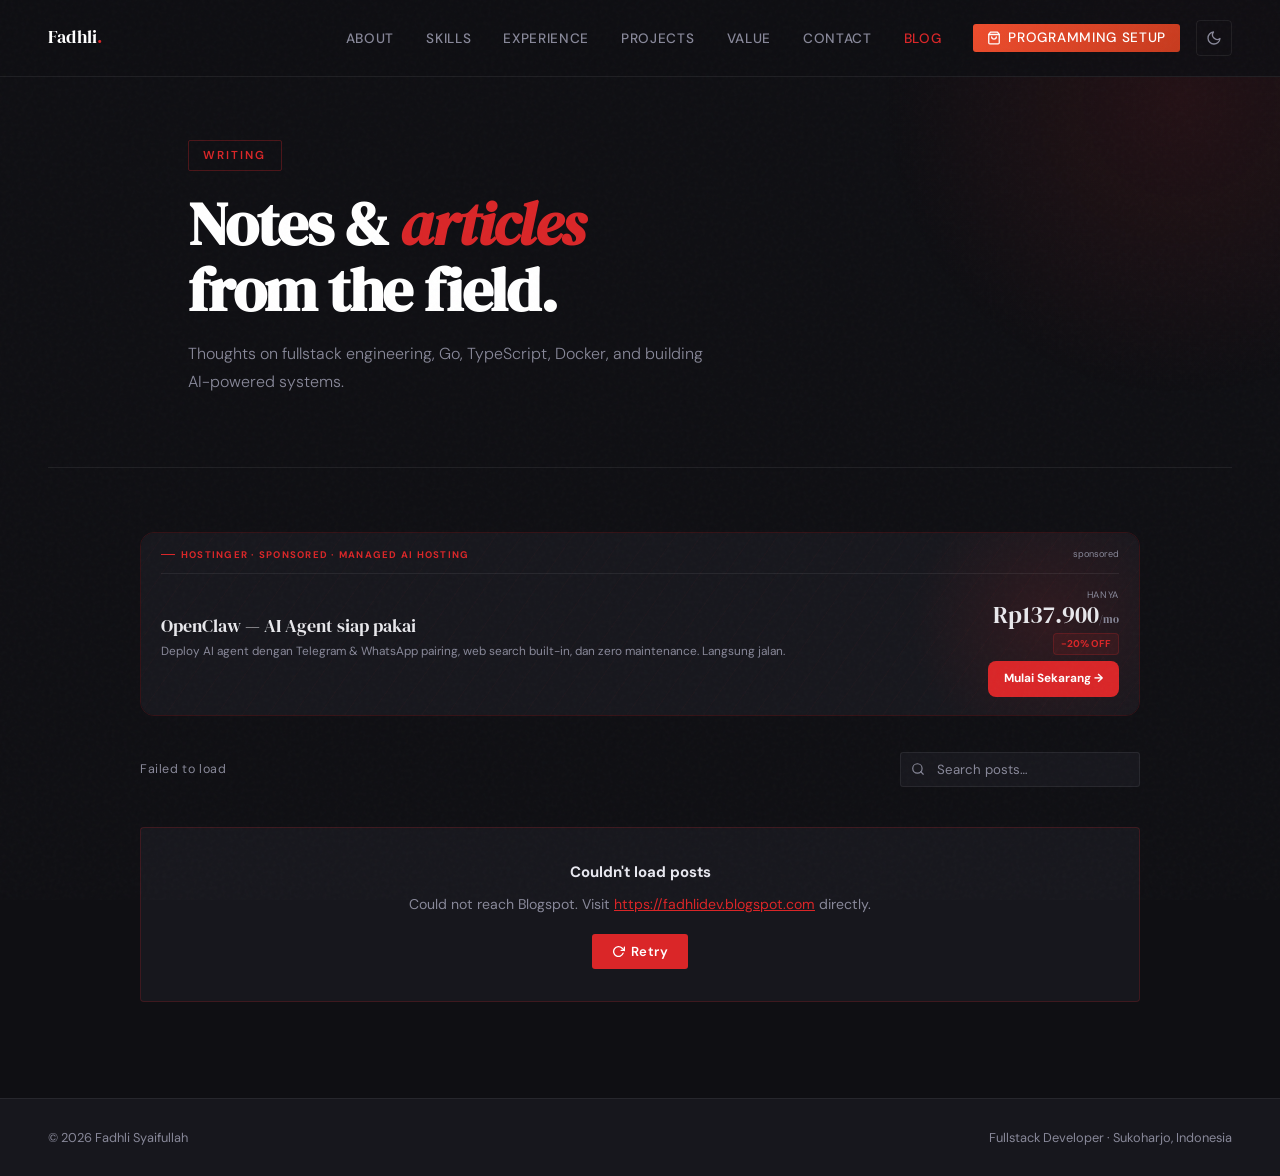
<file: blog.html>
<!doctype html>
<html lang="en">

<head>
    <meta charset="UTF-8" />
    <meta name="viewport" content="width=device-width, initial-scale=1.0" />
    <title>Blog – Fadhli Syaifullah</title>
    <meta name="description"
        content="Writing on software engineering, fullstack development, Go, TypeScript, Docker, and AI systems by Fadhli Syaifullah." />
    <meta name="keywords"
        content="Fadhli Syaifullah, Blog, Software Engineering, Fullstack, Go, TypeScript, Docker, AI, Programming" />
    <meta name="author" content="Fadhli Syaifullah" />
    <meta name="robots" content="index, follow" />
    <link rel="canonical" href="https://fadhlidev.github.io/blog.html" />

    <!-- Open Graph -->
    <meta property="og:type" content="website" />
    <meta property="og:title" content="Blog – Fadhli Syaifullah" />
    <meta property="og:description"
        content="Writing on software engineering, fullstack development, Go, TypeScript, Docker, and AI systems by Fadhli Syaifullah." />
    <meta property="og:url" content="https://fadhlidev.github.io/blog.html" />
    <meta property="og:locale" content="en_US" />

    <!-- Twitter Card -->
    <meta name="twitter:card" content="summary" />
    <meta name="twitter:title" content="Blog – Fadhli Syaifullah" />
    <meta name="twitter:description"
        content="Writing on software engineering, fullstack development, Go, TypeScript, Docker, and AI systems." />

    <link rel="preconnect" href="https://fonts.googleapis.com" />
    <link rel="preconnect" href="https://fonts.gstatic.com" crossorigin />
    <link
        href="https://fonts.googleapis.com/css2?family=DM+Serif+Display:ital@0;1&family=DM+Sans:ital,opsz,wght@0,9..40,300;0,9..40,400;0,9..40,500;0,9..40,600;1,9..40,300&display=swap"
        rel="stylesheet" />
    <link rel="stylesheet" href="styles.css" />
    <style>
        /* ── FOOTER ── */

        footer {
            background: var(--dark2);
            border-top: 1px solid var(--border);
            padding: 28px 48px;
            display: flex;
            justify-content: space-between;
            align-items: center;
            font-size: 0.8rem;
            color: var(--muted);
        }

        /* ── RESPONSIVE ── */

        @media (max-width: 900px) {
            .blog-grid {
                grid-template-columns: repeat(2, 1fr);
            }

            nav {
                padding: 16px 24px;
            }

            .nav-links {
                display: none;
            }

            .nav-hamburger {
                display: flex;
            }

            .theme-toggle {
                margin-left: auto;
            }
        }

        @media (max-width: 640px) {
            .page-header {
                padding: 110px 24px 56px;
            }

            #blog {
                padding: 48px 24px 72px;
            }

            .filter-bar {
                flex-direction: column;
                align-items: flex-start;
            }

            .search-input {
                width: 100%;
            }

            .blog-grid {
                grid-template-columns: 1fr;
            }

            .divider {
                margin: 0 24px;
            }

            footer {
                padding: 24px;
                flex-direction: column;
                gap: 6px;
                text-align: center;
            }
        }

        .promo-hero {
            display: block;
            width: 100%;
            border-radius: 14px;
            overflow: hidden;
            margin-bottom: 36px;
            position: relative;
            text-decoration: none;
            color: inherit;
            border: 1px solid rgba(218, 38, 40, 0.18);
            transition: border-color 0.2s, box-shadow 0.25s, transform 0.2s;
        }

        .promo-hero:hover {
            border-color: rgba(218, 38, 40, 0.48);
            box-shadow: 0 8px 36px rgba(218, 38, 40, 0.12);
            transform: translateY(-2px);
        }

        .promo-hero-bg {
            position: absolute;
            inset: 0;
            background: var(--dark2, #111116);
            z-index: 0;
        }

        .promo-hero-glow {
            position: absolute;
            top: -50px;
            right: -50px;
            width: 280px;
            height: 280px;
            border-radius: 50%;
            background: radial-gradient(circle, rgba(218, 38, 40, 0.12) 0%, transparent 70%);
            z-index: 1;
            pointer-events: none;
        }

        .promo-hero-stripe {
            position: absolute;
            inset: 0;
            background-image: repeating-linear-gradient(-55deg, transparent, transparent 20px, rgba(218, 38, 40, 0.025) 20px, rgba(218, 38, 40, 0.025) 21px);
            z-index: 1;
            pointer-events: none;
        }

        .promo-hero-top {
            position: relative;
            z-index: 2;
            display: flex;
            align-items: center;
            justify-content: space-between;
            padding: 14px 20px 0;
        }

        .promo-hero-eyebrow {
            font-size: 0.6rem;
            font-weight: 700;
            text-transform: uppercase;
            letter-spacing: 0.13em;
            color: #da2628;
            display: flex;
            align-items: center;
            gap: 6px;
        }

        .promo-hero-eyebrow-line {
            display: inline-block;
            width: 14px;
            height: 1px;
            background: #da2628;
            flex-shrink: 0;
        }

        .promo-hero-sponsor {
            font-size: 0.57rem;
            color: var(--muted, #555);
        }

        .promo-hero-divider {
            position: relative;
            z-index: 2;
            height: 1px;
            background: var(--border, rgba(255, 255, 255, 0.06));
            margin: 10px 20px 0;
        }

        /* KEY FIX: grid instead of flex — no wrap issues */
        .promo-hero-body {
            position: relative;
            z-index: 2;
            display: grid;
            grid-template-columns: 1fr auto;
            gap: 20px;
            align-items: center;
            padding: 14px 20px 18px;
        }

        .promo-hero-left {
            min-width: 0;
        }

        .promo-hero-title {
            font-family: 'DM Serif Display', Georgia, serif;
            font-size: 1.1rem;
            font-weight: 400;
            color: var(--text, #e8e8ec);
            line-height: 1.3;
            margin: 0 0 4px;
        }

        .promo-hero-sub {
            font-size: 0.74rem;
            color: var(--muted, #666);
            line-height: 1.55;
            margin: 0 0 10px;
        }

        .promo-hero-plans {
            display: flex;
            flex-wrap: wrap;
            gap: 5px;
        }

        .promo-hero-plan {
            font-size: 0.64rem;
            font-weight: 600;
            padding: 3px 8px;
            border-radius: 5px;
            background: rgba(255, 255, 255, 0.04);
            border: 1px solid var(--border, rgba(255, 255, 255, 0.07));
            color: var(--muted, #888);
            white-space: nowrap;
            text-decoration: none;
            transition: border-color 0.15s, color 0.15s;
        }

        .promo-hero-plan:hover {
            border-color: rgba(218, 38, 40, 0.35);
            color: var(--text, #e0e0e6);
        }

        .promo-hero-right {
            display: flex;
            flex-direction: column;
            align-items: flex-end;
            gap: 6px;
            flex-shrink: 0;
        }

        .promo-hero-price-from {
            font-size: 0.59rem;
            color: var(--muted, #555);
            text-transform: uppercase;
            letter-spacing: 0.07em;
            text-align: right;
        }

        .promo-hero-price-val {
            font-family: 'DM Serif Display', Georgia, serif;
            font-size: 1.5rem;
            color: var(--text, #e8e8ec);
            line-height: 1;
            white-space: nowrap;
            text-align: right;
        }

        .promo-hero-price-mo {
            font-size: 0.68rem;
            color: var(--muted, #666);
        }

        .promo-hero-discount {
            font-size: 0.62rem;
            font-weight: 700;
            background: rgba(218, 38, 40, 0.1);
            color: #da2628;
            border: 1px solid rgba(218, 38, 40, 0.22);
            border-radius: 4px;
            padding: 2px 7px;
            white-space: nowrap;
        }

        .promo-hero-cta {
            display: inline-flex;
            align-items: center;
            gap: 6px;
            font-size: 0.74rem;
            font-weight: 700;
            color: #fff;
            background: #da2628;
            border-radius: 8px;
            padding: 8px 16px;
            white-space: nowrap;
            transition: background 0.15s;
        }

        .promo-hero:hover .promo-hero-cta {
            background: #bf1e20;
        }

        @media (max-width: 560px) {
            .promo-hero-body {
                grid-template-columns: 1fr;
                gap: 14px;
                padding: 12px 16px 16px;
            }

            .promo-hero-top {
                padding: 12px 16px 0;
            }

            .promo-hero-divider {
                margin: 10px 16px 0;
            }

            .promo-hero-right {
                flex-direction: row;
                align-items: center;
                flex-wrap: wrap;
                gap: 8px;
                justify-content: space-between;
            }

            .promo-hero-price-from {
                display: none;
            }

            .promo-hero-price-val {
                font-size: 1.3rem;
            }

            .promo-hero-cta {
                flex: 1;
                justify-content: center;
                min-width: 120px;
            }

            .promo-hero-plans {
                display: none;
            }
        }
    </style>
</head>

<body>
    <!-- NAV -->
    <nav>
        <a href="/" class="nav-logo">Fadhli<span>.</span></a>
        <ul class="nav-links">
            <li><a href="/#about">About</a></li>
            <li><a href="/#skills">Skills</a></li>
            <li><a href="/#experience">Experience</a></li>
            <li><a href="/#projects">Projects</a></li>
            <li><a href="/#value">Value</a></li>
            <li><a href="/#contact">Contact</a></li>
            <li><a href="/blog.html" class="active">Blog</a></li>
            <li>
                <a href="https://collshp.com/programming_setup" class="nav-shopee" target="_blank" rel="noopener"><svg
                        aria-hidden="true" width="14" height="14" viewBox="0 0 24 24" fill="none" stroke="currentColor"
                        stroke-width="2.2" stroke-linecap="round" stroke-linejoin="round">
                        <path d="M6 2 3 6v14a2 2 0 0 0 2 2h14a2 2 0 0 0 2-2V6l-3-4z" />
                        <line x1="3" y1="6" x2="21" y2="6" />
                        <path d="M16 10a4 4 0 0 1-8 0" />
                    </svg>Programming Setup</a>
            </li>
        </ul>
        <button class="theme-toggle" id="themeToggle" aria-label="Toggle theme">
            <svg class="icon-sun" aria-hidden="true" width="16" height="16" viewBox="0 0 24 24" fill="none"
                stroke="currentColor" stroke-width="2" stroke-linecap="round" stroke-linejoin="round">
                <circle cx="12" cy="12" r="5" />
                <line x1="12" y1="1" x2="12" y2="3" />
                <line x1="12" y1="21" x2="12" y2="23" />
                <line x1="4.22" y1="4.22" x2="5.64" y2="5.64" />
                <line x1="18.36" y1="18.36" x2="19.78" y2="19.78" />
                <line x1="1" y1="12" x2="3" y2="12" />
                <line x1="21" y1="12" x2="23" y2="12" />
                <line x1="4.22" y1="19.78" x2="5.64" y2="18.36" />
                <line x1="18.36" y1="5.64" x2="19.78" y2="4.22" />
            </svg><svg class="icon-moon" aria-hidden="true" width="16" height="16" viewBox="0 0 24 24" fill="none"
                stroke="currentColor" stroke-width="2" stroke-linecap="round" stroke-linejoin="round">
                <path d="M21 12.79A9 9 0 1 1 11.21 3 7 7 0 0 0 21 12.79z" />
            </svg>
        </button>
        <button class="nav-hamburger" id="navHamburger" aria-label="Open menu">
            <span></span><span></span><span></span>
        </button>
    </nav>

    <!-- MOBILE DRAWER -->
    <div class="nav-drawer" id="navDrawer">
        <a href="/#about" class="drawer-link">About</a>
        <a href="/#skills" class="drawer-link">Skills</a>
        <a href="/#experience" class="drawer-link">Experience</a>
        <a href="/#projects" class="drawer-link">Projects</a>
        <a href="/#value" class="drawer-link">Value</a>
        <a href="/#contact" class="drawer-link">Contact</a>
        <a href="/blog.html" class="drawer-link active">Blog</a>
        <a href="https://collshp.com/programming_setup" class="drawer-shopee" target="_blank" rel="noopener"><svg
                aria-hidden="true" width="16" height="16" viewBox="0 0 24 24" fill="none" stroke="currentColor"
                stroke-width="2.2" stroke-linecap="round" stroke-linejoin="round">
                <path d="M6 2 3 6v14a2 2 0 0 0 2 2h14a2 2 0 0 0 2-2V6l-3-4z" />
                <line x1="3" y1="6" x2="21" y2="6" />
                <path d="M16 10a4 4 0 0 1-8 0" />
            </svg>Programming Setup</a>
    </div>

    <main>
        <!-- PAGE HEADER -->
    <div class="page-header">
        <span class="page-label">Writing</span>
        <h1 class="page-title">
            Notes &amp; <em>articles</em><br />from the field.
        </h1>
        <p class="page-sub">
            Thoughts on fullstack engineering, Go, TypeScript, Docker, and
            building AI-powered systems.
        </p>
    </div>

    <div class="divider"></div>

    <!-- BLOG SECTION -->
    <section id="blog">
        <div class="blog-inner">
            <div class="filter-bar">
                <span class="filter-count" id="filterCount">Loading posts…</span>
                <div class="search-wrap">
                    <svg class="search-icon" aria-hidden="true" width="14" height="14" viewBox="0 0 24 24" fill="none"
                        stroke="currentColor" stroke-width="2" stroke-linecap="round" stroke-linejoin="round">
                        <circle cx="11" cy="11" r="8" />
                        <line x1="21" y1="21" x2="16.65" y2="16.65" />
                    </svg>
                    <input class="search-input" type="text" id="searchInput" placeholder="Search posts…"
                        aria-label="Search blog posts" disabled />
                </div>
            </div>

            <div class="blog-grid" id="blogGrid">
                <!-- Loading state -->
                <div class="state-box" id="loadingState">
                    <span class="spinner"></span>
                    <div>Fetching posts from Blogspot…</div>
                </div>
            </div>
        </div>
    </section>

    </main>

    <!-- FOOTER -->
    <footer>
        <span>© 2026 Fadhli Syaifullah</span>
        <span>Fullstack Developer · Sukoharjo, Indonesia</span>
    </footer>

    <script>
        // ── Theme toggle ──
        const themeToggle = document.getElementById("themeToggle");
        const savedTheme = localStorage.getItem("theme");
        if (savedTheme === "light") document.body.classList.add("light");
        themeToggle.addEventListener("click", () => {
            document.body.classList.toggle("light");
            localStorage.setItem(
                "theme",
                document.body.classList.contains("light")
                    ? "light"
                    : "dark",
            );
        });


        // ── Hostinger Promo Banner ──
        const PROMO_CAMPAIGNS = [
            {
                type: 'vps',
                eyebrow: 'Sponsored · VPS Hosting',
                title: 'VPS Performa Tinggi untuk Developer',
                sub: 'NVMe SSD, full root access, dan uptime 99.9%. Ideal buat deploy app, API, atau Docker workload kamu.',
                icon: `<svg width="22" height="22" viewBox="0 0 24 24" fill="none" stroke="currentColor" stroke-width="1.8" stroke-linecap="round" stroke-linejoin="round"><rect x="2" y="2" width="20" height="8" rx="2"/><rect x="2" y="14" width="20" height="8" rx="2"/><line x1="6" y1="6" x2="6.01" y2="6"/><line x1="6" y1="18" x2="6.01" y2="18"/></svg>`,
                fromPrice: 'Mulai dari',
                price: 'Rp135.900',
                plans: [
                    { label: 'KVM 1 · 1vCPU 4GB', href: 'https://www.hostinger.com/id/cart?product=vps%3Avps_kvm_1&period=12&referral_type=cart_link&REFERRALCODE=FADHLIDEV&referral_id=019e0abf-45d1-709e-a703-7677532c3667' },
                    { label: 'KVM 2 · 2vCPU 8GB', href: 'https://www.hostinger.com/id/cart?product=vps%3Avps_kvm_2&period=12&referral_type=cart_link&REFERRALCODE=FADHLIDEV&referral_id=019e0abf-7c5d-7008-99c0-88e59ca8af46' },
                    { label: 'KVM 4 · 4vCPU 16GB', href: 'https://www.hostinger.com/id/cart?product=vps%3Avps_kvm_4&period=12&referral_type=cart_link&REFERRALCODE=FADHLIDEV&referral_id=019e0abf-9f6d-72a4-af84-78f1d26a7a54' },
                    { label: 'KVM 8 · 8vCPU 32GB', href: 'https://www.hostinger.com/id/cart?product=vps%3Avps_kvm_8&period=12&referral_type=cart_link&REFERRALCODE=FADHLIDEV&referral_id=019e0abf-ca70-7311-9ed2-599dcf7c55fb' },
                ],
                ctaText: 'Pilih Plan VPS',
                defaultHref: 'https://www.hostinger.com/id/cart?product=vps%3Avps_kvm_1&period=12&referral_type=cart_link&REFERRALCODE=FADHLIDEV&referral_id=019e0abf-45d1-709e-a703-7677532c3667',
                discount: '-20%'
            },
            {
                type: 'openclaw',
                eyebrow: 'Sponsored · Managed AI Hosting',
                title: 'OpenClaw — AI Agent siap pakai',
                sub: 'Deploy AI agent dengan Telegram & WhatsApp pairing, web search built-in, dan zero maintenance. Langsung jalan.',
                icon: `<svg width="22" height="22" viewBox="0 0 24 24" fill="none" stroke="currentColor" stroke-width="1.8" stroke-linecap="round" stroke-linejoin="round"><path d="M12 2a10 10 0 1 0 0 20 10 10 0 0 0 0-20z"/><path d="M12 8v4l3 3"/></svg>`,
                fromPrice: 'Hanya',
                price: 'Rp137.900',
                plans: [
                    { label: 'Managed OpenClaw Starter', href: 'https://www.hostinger.com/id/cart?product=dockerhosting%3Astarter&period=12&referral_type=cart_link&REFERRALCODE=FADHLIDEV&referral_id=019e0ac0-2baf-734d-bbf8-a0edf467194c&vps_application_id=245' }
                ],
                ctaText: 'Mulai Sekarang',
                defaultHref: 'https://www.hostinger.com/id/cart?product=dockerhosting%3Astarter&period=12&referral_type=cart_link&REFERRALCODE=FADHLIDEV&referral_id=019e0ac0-2baf-734d-bbf8-a0edf467194c&vps_application_id=245',
                discount: '-20%'
            },
            {
                type: 'webhost',
                eyebrow: 'Sponsored · Web Hosting',
                title: 'Web Hosting Terjangkau untuk Website Kamu',
                sub: 'NVMe SSD, free domain, SSL otomatis, dan dukungan WordPress. Cocok buat portfolio, blog, sampai toko online.',
                icon: `<svg width="22" height="22" viewBox="0 0 24 24" fill="none" stroke="currentColor" stroke-width="1.8" stroke-linecap="round" stroke-linejoin="round"><circle cx="12" cy="12" r="10"/><line x1="2" y1="12" x2="22" y2="12"/><path d="M12 2a15.3 15.3 0 0 1 4 10 15.3 15.3 0 0 1-4 10 15.3 15.3 0 0 1-4-10 15.3 15.3 0 0 1 4-10z"/></svg>`,
                fromPrice: 'Mulai dari',
                price: 'Rp39.900',
                plans: [
                    { label: 'Premium · 3 website', href: 'https://www.hostinger.com/id/cart?product=hosting%3Ahostinger_premium&period=12&referral_type=cart_link&REFERRALCODE=FADHLIDEV&referral_id=019e0ac0-8079-70af-9bd9-6bffa2d25ff0' },
                    { label: 'Business · 50 website', href: 'https://www.hostinger.com/id/cart?product=hosting%3Ahostinger_business&period=12&referral_type=cart_link&REFERRALCODE=FADHLIDEV&referral_id=019e0ac0-a1fd-70e1-99a5-8bee5a43b8cc' },
                    { label: 'Cloud Startup · 100 website', href: 'https://www.hostinger.com/id/cart?product=hosting%3Acloud_economy&period=12&referral_type=cart_link&REFERRALCODE=FADHLIDEV&referral_id=019e0ac0-e68a-7127-b883-cfc4a3d9d9af' },
                ],
                ctaText: 'Lihat Paket Hosting',
                defaultHref: 'https://www.hostinger.com/id/cart?product=hosting%3Ahostinger_premium&period=12&referral_type=cart_link&REFERRALCODE=FADHLIDEV&referral_id=019e0ac0-8079-70af-9bd9-6bffa2d25ff0',
                discount: '-20%'
            }
        ];

        function renderPromoBanner() {
            const campaign = PROMO_CAMPAIGNS[Math.floor(Math.random() * PROMO_CAMPAIGNS.length)];
            const plansHtml = campaign.plans.length > 1
                ? `<div class="promo-hero-plans">${campaign.plans.map(p =>
                    `<a href="${p.href}" target="_blank" rel="noopener sponsored" class="promo-hero-plan" onclick="event.stopPropagation()">${p.label}</a>`
                ).join('')}</div>`
                : '';

            const banner = document.createElement('a');
            banner.className = 'promo-hero';
            banner.href = campaign.defaultHref;
            banner.target = '_blank';
            banner.rel = 'noopener sponsored';
            banner.setAttribute('aria-label', campaign.title);
            banner.innerHTML = `
                <div class="promo-hero-bg"></div>
<div class="promo-hero-glow"></div>
<div class="promo-hero-stripe"></div>

<div class="promo-hero-top">
    <div class="promo-hero-eyebrow">
        <span class="promo-hero-eyebrow-line"></span>
        Hostinger · ${campaign.eyebrow}
    </div>
    <span class="promo-hero-sponsor">sponsored</span>
</div>
<div class="promo-hero-divider"></div>

<div class="promo-hero-body">
    <div class="promo-hero-left">
        <p class="promo-hero-title">${campaign.title}</p>
        <p class="promo-hero-sub">${campaign.sub}</p>
        ${plansHtml}
    </div>
    <div class="promo-hero-right">
        <div>
            <div class="promo-hero-price-from">${campaign.fromPrice}</div>
            <div class="promo-hero-price-val">${campaign.price}<span class="promo-hero-price-mo">/mo</span></div>
        </div>
        <span class="promo-hero-discount">${campaign.discount} OFF</span>
        <span class="promo-hero-cta">${campaign.ctaText} →</span>
    </div>
</div>
            `;

            const blogInner = document.querySelector('#blog .blog-inner');
            const filterBar = blogInner.querySelector('.filter-bar');
            blogInner.insertBefore(banner, filterBar);
        }

        renderPromoBanner();

        // ── Blog fetch via JSONP (Blogger native — no CORS) ──
        const BLOG_URL = "https://fadhlidev.blogspot.com";

        let allPosts = [];
        let jsonpTimeout = null;

        function formatDate(dateStr) {
            if (!dateStr) return "";
            try {
                const d = new Date(dateStr);
                return d.toLocaleDateString("en-US", {
                    year: "numeric",
                    month: "short",
                    day: "numeric",
                });
            } catch {
                return "";
            }
        }

        function renderPosts(posts) {
            const grid = document.getElementById("blogGrid");
            grid.innerHTML = "";

            if (!posts.length) {
                grid.innerHTML =
                    '<div class="no-results">No posts found matching your search.</div>';
                return;
            }

            posts.forEach((post, i) => {
                const card = document.createElement("a");
                card.className = "blog-card";
                card.href = post.id
                    ? `./post.html?id=${post.id}`
                    : post.url;
                card.style.animationDelay = `${Math.min(i * 0.04, 0.32)}s`;

                const num = String(i + 1).padStart(2, "0");
                const date = formatDate(post.published);

                card.innerHTML = `
        <span class="blog-card-num">${num}</span>
        <span class="blog-card-title">${escapeHtml(post.title)}</span>
        <div class="blog-card-meta">
          <span class="blog-card-date">${date}</span>
          <span class="blog-card-arrow">↗</span>
        </div>
      `;
                grid.appendChild(card);
            });
        }

        function escapeHtml(str) {
            return str
                .replace(/&/g, "&amp;")
                .replace(/</g, "&lt;")
                .replace(/>/g, "&gt;")
                .replace(/"/g, "&quot;");
        }

        function updateCount(total, filtered) {
            const el = document.getElementById("filterCount");
            if (filtered === total) {
                el.innerHTML = `<strong>${total}</strong> post${total !== 1 ? "s" : ""}`;
            } else {
                el.innerHTML = `Showing <strong>${filtered}</strong> of <strong>${total}</strong> posts`;
            }
        }

        function renderError(msg) {
            const grid = document.getElementById("blogGrid");
            grid.innerHTML = `
      <div class="error-box">
        <strong>Couldn't load posts</strong>
        <p>${msg}</p>
        <button class="retry-btn" onclick="fetchPosts()" aria-label="Retry loading posts">
          <svg aria-hidden="true" width="13" height="13" viewBox="0 0 24 24" fill="none" stroke="currentColor" stroke-width="2.5" stroke-linecap="round" stroke-linejoin="round"><polyline points="23 4 23 10 17 10"/><path d="M20.49 15a9 9 0 1 1-2.12-9.36L23 10"/></svg>
          Retry
        </button>
      </div>
    `;
            document.getElementById("filterCount").textContent =
                "Failed to load";
        }

        // Blogger JSONP callback — called automatically by the injected <script>
        window.__bloggerCallback = function (data) {
            clearTimeout(jsonpTimeout);

            // Clean up old script tag
            const old = document.getElementById("jsonpScript");
            if (old) old.remove();

            const entries = data.feed?.entry || [];
            allPosts = entries.map((entry) => {
                const link = (entry.link || []).find(
                    (l) => l.rel === "alternate",
                );
                // Blogger entry ID: "tag:blogger.com,1999:blog-123.post-456789"
                // Extract numeric post ID after "post-"
                const rawId = entry.id?.$t || "";
                const postId = rawId.match(/\.post-(\d+)$/)?.[1] || "";
                return {
                    title: entry.title?.$t || "Untitled",
                    url: link?.href || BLOG_URL,
                    id: postId,
                    published: entry.published?.$t || "",
                };
            });

            // Sort newest first
            allPosts.sort(
                (a, b) => new Date(b.published) - new Date(a.published),
            );

            renderPosts(allPosts);
            updateCount(allPosts.length, allPosts.length);
            document.getElementById("searchInput").disabled = false;
        };

        function fetchPosts() {
            // Reset UI
            document.getElementById("blogGrid").innerHTML = `
      <div class="state-box">
        <span class="spinner"></span>
        <div>Fetching posts…</div>
      </div>
    `;
            document.getElementById("filterCount").textContent =
                "Loading posts…";
            document.getElementById("searchInput").disabled = true;

            // Remove any previous JSONP script tag
            const old = document.getElementById("jsonpScript");
            if (old) old.remove();

            // Timeout fallback — if Blogger doesn't respond in 10s
            jsonpTimeout = setTimeout(() => {
                const s = document.getElementById("jsonpScript");
                if (s) s.remove();
                renderError(
                    `Request timed out. Check your connection or visit <a href="${BLOG_URL}" target="_blank" style="color:var(--red)">${BLOG_URL}</a> directly.`,
                );
            }, 10000);

            // Inject JSONP script — Blogger supports alt=json-in-script&callback=fn natively
            const script = document.createElement("script");
            script.id = "jsonpScript";
            script.src = `${BLOG_URL}/feeds/posts/default?alt=json-in-script&max-results=500&callback=__bloggerCallback`;
            script.onerror = () => {
                clearTimeout(jsonpTimeout);
                script.remove();
                renderError(
                    `Could not reach Blogspot. Visit <a href="${BLOG_URL}" target="_blank" style="color:var(--red)">${BLOG_URL}</a> directly.`,
                );
            };
            document.head.appendChild(script);
        }

        // ── Search filtering ──
        document
            .getElementById("searchInput")
            .addEventListener("input", function () {
                const q = this.value.trim().toLowerCase();
                if (!q) {
                    renderPosts(allPosts);
                    updateCount(allPosts.length, allPosts.length);
                    return;
                }
                const filtered = allPosts.filter((p) =>
                    p.title.toLowerCase().includes(q),
                );
                renderPosts(filtered);
                updateCount(allPosts.length, filtered.length);
            });

        // ── Init ──
        fetchPosts();
    </script>

    <script>
        const hamburger = document.getElementById("navHamburger");
        const drawer = document.getElementById("navDrawer");
        hamburger.addEventListener("click", () => {
            hamburger.classList.toggle("open");
            drawer.classList.toggle("open");
            document.body.style.overflow = drawer.classList.contains("open")
                ? "hidden"
                : "";
        });
        document.querySelectorAll(".drawer-link").forEach((link) => {
            link.addEventListener("click", () => {
                hamburger.classList.remove("open");
                drawer.classList.remove("open");
                document.body.style.overflow = "";
            });
        });
    </script>
</body>

</html>
</file>
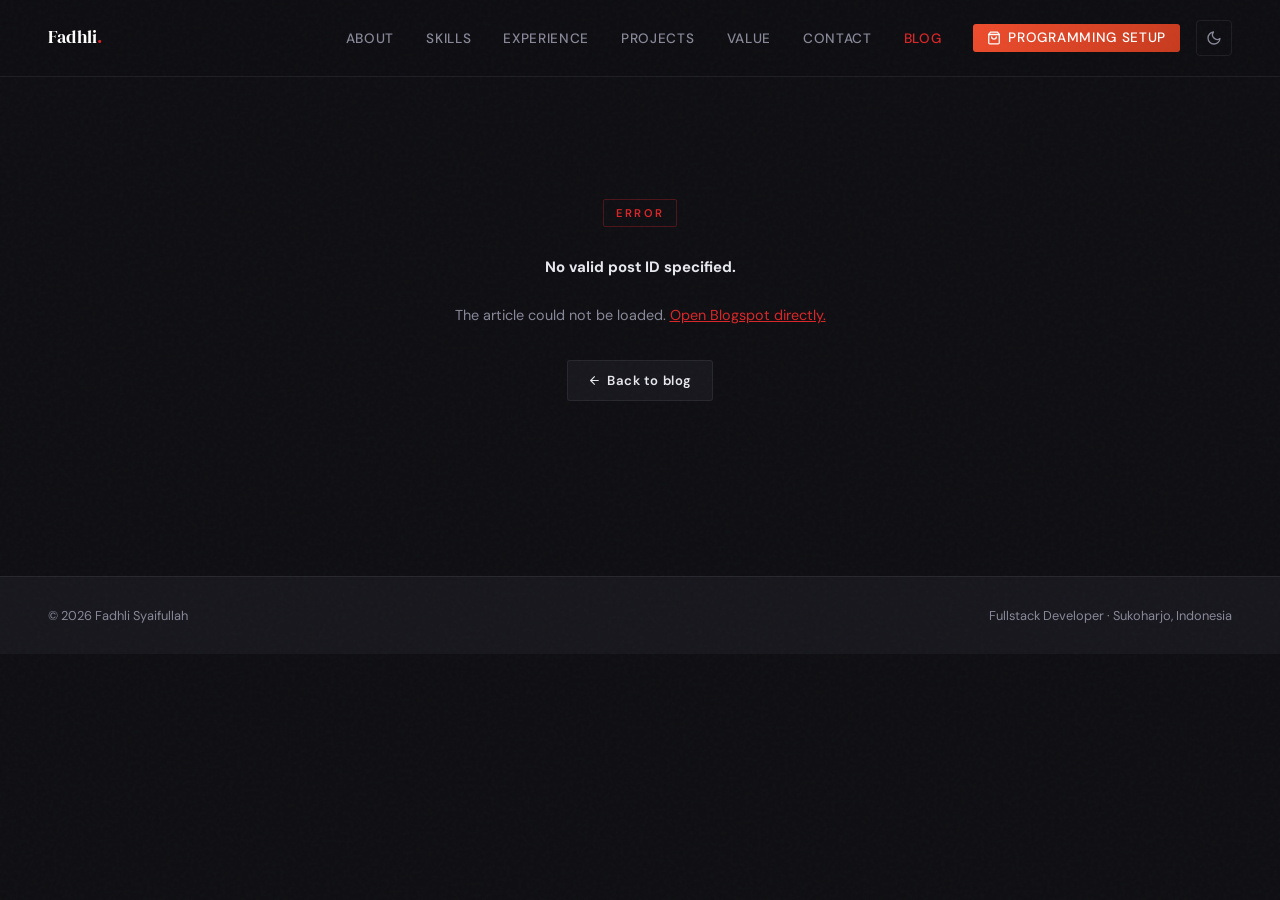
<file: post.html>
<!doctype html>
<html lang="en">

<head>
    <meta charset="UTF-8" />
    <meta name="viewport" content="width=device-width, initial-scale=1.0" />
    <meta name="robots" content="noindex" />
    <title>Post – Fadhli Syaifullah</title>

    <link rel="preconnect" href="https://fonts.googleapis.com" />
    <link rel="preconnect" href="https://fonts.gstatic.com" crossorigin />
    <link
        href="https://fonts.googleapis.com/css2?family=DM+Serif+Display:ital@0;1&family=DM+Sans:ital,opsz,wght@0,9..40,300;0,9..40,400;0,9..40,500;0,9..40,600;1,9..40,300&display=swap"
        rel="stylesheet" />
    <link rel="stylesheet" href="styles.css" />
    <style>
        /* ── FOOTER ── */

        footer {
            background: var(--dark2);
            border-top: 1px solid var(--border);
            padding: 28px 48px;
            display: flex;
            justify-content: space-between;
            align-items: center;
            font-size: 0.8rem;
            color: var(--muted);
        }

        /* ── RESPONSIVE ── */

        @media (max-width: 900px) {
            nav {
                padding: 16px 24px;
            }

            .nav-links {
                display: none;
            }

            .nav-hamburger {
                display: flex;
            }

            .theme-toggle {
                margin-left: auto;
            }
        }

        @media (max-width: 640px) {
            .page-wrap {
                padding: 100px 24px 72px;
            }

            footer {
                padding: 24px;
                flex-direction: column;
                gap: 6px;
                text-align: center;
            }

            .post-footer {
                flex-direction: column;
                align-items: flex-start;
            }
        }

        /* ── PRODUCT CARD (inline native) ── */
        .inline-product-pair {
            margin: 2.8rem 0;
            display: flex;
            flex-direction: column;
            gap: 12px;
        }

        .inline-product-pair-label {
            font-size: 0.67rem;
            font-weight: 600;
            text-transform: uppercase;
            letter-spacing: 0.12em;
            color: var(--muted, #555);
        }

        .inline-product-grid {
            display: grid;
            grid-template-columns: 1fr 1fr;
            gap: 10px;
        }

        .inline-product-block {
            border-radius: 12px;
            overflow: hidden;
            border: 1px solid var(--border, rgba(255, 255, 255, 0.08));
            background: var(--dark2, #111116);
            display: flex;
            flex-direction: column;
            text-decoration: none;
            color: inherit;
            transition: border-color 0.2s, box-shadow 0.2s, transform 0.18s;
        }

        .inline-product-block:hover {
            border-color: rgba(218, 38, 40, 0.5);
            box-shadow: 0 6px 24px rgba(218, 38, 40, 0.1);
            transform: translateY(-2px);
        }

        .inline-product-img-wrap {
            width: 100%;
            aspect-ratio: 1 / 1;
            background: var(--dark3, #0d0d12);
            overflow: hidden;
        }

        .inline-product-img {
            width: 100%;
            height: 100%;
            object-fit: cover;
            display: block;
            transition: transform 0.3s;
        }

        .inline-product-block:hover .inline-product-img {
            transform: scale(1.04);
        }

        .inline-product-body {
            padding: 12px 14px 14px;
            display: flex;
            flex-direction: column;
            gap: 8px;
            flex: 1;
        }

        .inline-product-eyebrow {
            display: flex;
            align-items: center;
            gap: 5px;
            font-size: 0.62rem;
            font-weight: 600;
            text-transform: uppercase;
            letter-spacing: 0.1em;
            color: #da2628;
        }

        .inline-product-name {
            font-size: 0.8rem;
            font-weight: 500;
            line-height: 1.4;
            color: var(--text, #e8e8ec);
            display: -webkit-box;
            -webkit-line-clamp: 3;
            -webkit-box-orient: vertical;
            overflow: hidden;
            flex: 1;
        }

        .inline-product-cta {
            display: flex;
            align-items: center;
            justify-content: center;
            gap: 5px;
            font-size: 0.74rem;
            font-weight: 600;
            color: #fff;
            background: #da2628;
            border-radius: 7px;
            padding: 7px 10px;
            transition: background 0.15s;
            margin-top: auto;
        }

        .inline-product-block:hover .inline-product-cta {
            background: #c01f21;
        }

        @media (max-width: 540px) {
            .inline-product-grid {
                gap: 8px;
            }

            .inline-product-body {
                padding: 10px 10px 12px;
            }

            .inline-product-name {
                font-size: 0.74rem;
                -webkit-line-clamp: 2;
            }
        }
    </style>
</head>

<body>
    <!-- NAV -->
    <nav>
        <a href="/" class="nav-logo">Fadhli<span>.</span></a>
        <ul class="nav-links">
            <li><a href="/#about">About</a></li>
            <li><a href="/#skills">Skills</a></li>
            <li><a href="/#experience">Experience</a></li>
            <li><a href="/#projects">Projects</a></li>
            <li><a href="/#value">Value</a></li>
            <li><a href="/#contact">Contact</a></li>
            <li><a href="/blog.html" class="active">Blog</a></li>
            <li>
                <a href="https://collshp.com/programming_setup" class="nav-shopee" target="_blank" rel="noopener"><svg
                        aria-hidden="true" width="14" height="14" viewBox="0 0 24 24" fill="none" stroke="currentColor"
                        stroke-width="2.2" stroke-linecap="round" stroke-linejoin="round">
                        <path d="M6 2 3 6v14a2 2 0 0 0 2 2h14a2 2 0 0 0 2-2V6l-3-4z" />
                        <line x1="3" y1="6" x2="21" y2="6" />
                        <path d="M16 10a4 4 0 0 1-8 0" />
                    </svg>Programming Setup</a>
            </li>
        </ul>
        <button class="theme-toggle" id="themeToggle" aria-label="Toggle theme">
            <svg class="icon-sun" aria-hidden="true" width="16" height="16" viewBox="0 0 24 24" fill="none"
                stroke="currentColor" stroke-width="2" stroke-linecap="round" stroke-linejoin="round">
                <circle cx="12" cy="12" r="5" />
                <line x1="12" y1="1" x2="12" y2="3" />
                <line x1="12" y1="21" x2="12" y2="23" />
                <line x1="4.22" y1="4.22" x2="5.64" y2="5.64" />
                <line x1="18.36" y1="18.36" x2="19.78" y2="19.78" />
                <line x1="1" y1="12" x2="3" y2="12" />
                <line x1="21" y1="12" x2="23" y2="12" />
                <line x1="4.22" y1="19.78" x2="5.64" y2="18.36" />
                <line x1="18.36" y1="5.64" x2="19.78" y2="4.22" />
            </svg><svg class="icon-moon" aria-hidden="true" width="16" height="16" viewBox="0 0 24 24" fill="none"
                stroke="currentColor" stroke-width="2" stroke-linecap="round" stroke-linejoin="round">
                <path d="M21 12.79A9 9 0 1 1 11.21 3 7 7 0 0 0 21 12.79z" />
            </svg>
        </button>
        <button class="nav-hamburger" id="navHamburger" aria-label="Open menu">
            <span></span><span></span><span></span>
        </button>
    </nav>

    <!-- MOBILE DRAWER -->
    <div class="nav-drawer" id="navDrawer">
        <a href="/#about" class="drawer-link">About</a>
        <a href="/#skills" class="drawer-link">Skills</a>
        <a href="/#experience" class="drawer-link">Experience</a>
        <a href="/#projects" class="drawer-link">Projects</a>
        <a href="/#value" class="drawer-link">Value</a>
        <a href="/#contact" class="drawer-link">Contact</a>
        <a href="/blog.html" class="drawer-link active">Blog</a>
        <a href="https://collshp.com/programming_setup" class="drawer-shopee" target="_blank" rel="noopener"><svg
                aria-hidden="true" width="16" height="16" viewBox="0 0 24 24" fill="none" stroke="currentColor"
                stroke-width="2.2" stroke-linecap="round" stroke-linejoin="round">
                <path d="M6 2 3 6v14a2 2 0 0 0 2 2h14a2 2 0 0 0 2-2V6l-3-4z" />
                <line x1="3" y1="6" x2="21" y2="6" />
                <path d="M16 10a4 4 0 0 1-8 0" />
            </svg>Programming Setup</a>
    </div>

    <!-- MAIN -->
    <main class="page-wrap">
        <div id="app">
            <!-- Loading state -->
            <div class="state-wrap" id="stateLoading">
                <div class="spinner"></div>
                <p>Fetching article…</p>
            </div>
        </div>
    </main>

    <footer>
        <span>© 2026 Fadhli Syaifullah</span>
        <span>Fullstack Developer · Sukoharjo, Indonesia</span>
    </footer>

    <script>
        // ── Theme toggle ──
        const themeToggle = document.getElementById("themeToggle");
        if (localStorage.getItem("theme") === "light")
            document.body.classList.add("light");
        themeToggle.addEventListener("click", () => {
            document.body.classList.toggle("light");
            localStorage.setItem(
                "theme",
                document.body.classList.contains("light")
                    ? "light"
                    : "dark",
            );
        });

        // ── Helpers ──
        function formatDate(str) {
            if (!str) return "";
            try {
                return new Date(str).toLocaleDateString("en-US", {
                    year: "numeric",
                    month: "long",
                    day: "numeric",
                });
            } catch {
                return "";
            }
        }

        function getParam(key) {
            return new URLSearchParams(window.location.search).get(key);
        }

        // ── Product list ──
        const PRODUCTS = [{ "image": "https://mms.img.susercontent.com/id-11134207-7ra0k-mcpup5j719h83f", "name": "PACPIE Laptop Stand 360° Rotatable Portable / Braket Notebook Dengan Kipas Untuk Kantor dan Belajar", "link": "https://s.shopee.co.id/2LUzTCL4ED" }, { "image": "https://mms.img.susercontent.com/id-11134207-7r98x-lr2la8l143lg88", "name": "iCast Laptop Stand 360° Dudukan Laptop & Tablet 360 derajat", "link": "https://s.shopee.co.id/7ppw1HE4F7" }, { "image": "https://mms.img.susercontent.com/id-11134207-7qul7-lk1zxddcnzgjc0", "name": "Noir NUHC17 - 7in1 USB Type C Hub To HDMI 4K USB 3.0 Macbook", "link": "https://s.shopee.co.id/6Ahi258aYF" }, { "image": "https://mms.img.susercontent.com/id-11134207-81ztm-mes955thtqf50d", "name": "Neo Serenite C3 - Ergonomic Office Chair | Kursi Kantor Ergonomis", "link": "https://s.shopee.co.id/8fP30em8ed" }, { "image": "https://down-ws-id.img.susercontent.com/id-11134207-7rbk3-m6gjwbdmcv3597.webp", "name": "Noir Timeless82 v2 Classic Edition Mechanical Keyboard Gasket Mount", "link": "https://s.shopee.co.id/1VvsTQoIst" }, { "image": "https://down-ws-id.img.susercontent.com/id-11134207-8224p-mkkfr7j4ctfqc4.webp", "name": "Noir Spade65 65% Aluminum Wireless Mechanical Keyboard Gasket Mount", "link": "https://s.shopee.co.id/4LG3qZssl6" }, { "image": "https://down-ws-id.img.susercontent.com/id-11134207-8224o-mgdd2l1hywwb97.webp", "name": "Noir N1/X 65% Wireless Mechanical Keyboard Gasket Mount VIA/QMK", "link": "https://s.shopee.co.id/5flRQbtQbD" }, { "image": "https://down-ws-id.img.susercontent.com/id-11134207-7rasf-m1pblucmlkjf9a.webp", "name": "Coiled Cable BASIC - Type C Aviator Cable for Mechanical Keyboard by Press Play", "link": "https://s.shopee.co.id/2BBZG1srEf" }, { "image": "https://down-ws-id.img.susercontent.com/id-11134207-7r98p-lx7w2sd16qsu04.webp", "name": "POWER STRIP TRAY for NOOK Desk Shelf Pro", "link": "https://s.shopee.co.id/8fP2zvZWB0" }, { "image": "https://down-ws-id.img.susercontent.com/id-11134207-8224x-mkm4ti9aoohtd7.webp", "name": "LIQUID Series Gaming Mousepad Deskmat by Press Play", "link": "https://s.shopee.co.id/5ApApR83Bx" }, { "image": "https://down-ws-id.img.susercontent.com/id-11134201-7rbk6-m6gjwbdmcv3597.webp", "name": "Xiaomi Monitor A27i | Panel IPS 100Hz FHD Monitor 27 Inch", "link": "https://s.shopee.co.id/9ALJ38gkAV" }, { "image": "https://down-ws-id.img.susercontent.com/82c9513607ea109a1cef8fb11f0fe483.webp", "name": "Keychron Wooden Palm Rest", "link": "https://s.shopee.co.id/BQUKNxQvo" }, { "image": "https://down-ws-id.img.susercontent.com/id-11134207-8224s-mh7osfa6i3gs93.webp", "name": "Keychron S1 QMK RGB Backlight Hot-swappable Low Profile Custom Mechanical Keyboard", "link": "https://s.shopee.co.id/9zuQ2Qo1wA" }, { "image": "https://down-ws-id.img.susercontent.com/id-11134207-81ztc-me11h3if3ncw4d.webp", "name": "Keychron B1 Pro Ultra-Slim Wireless Keyboard Bluetooth & Wired", "link": "https://s.shopee.co.id/50Vk58I0KF" }, { "image": "https://down-ws-id.img.susercontent.com/id-11134207-822wh-mnxxl1jehurq9c.webp", "name": "Logitech MX Master 3S Performance Mouse Wireless Bluetooth Quiet Click", "link": "https://s.shopee.co.id/40dCtFepON" }, { "image": "https://down-ws-id.img.susercontent.com/id-11134207-822wi-mnxxdvvv21okb9.webp", "name": "Logitech MX Master 4, Mouse Wireless Ergonomis Berkinerja Tinggi", "link": "https://s.shopee.co.id/W3KilbURx" }, { "image": "https://down-ws-id.img.susercontent.com/id-11134207-822wn-mmva2cdq75z794.webp", "name": "BenQ GW2291 21.5\" 1080p FHD 100Hz IPS Eye-Care Monitor", "link": "https://s.shopee.co.id/4fstgLfNsE" }, { "image": "https://down-ws-id.img.susercontent.com/id-11134207-7r98u-lwz7aokxwx7ud9.webp", "name": "BenQ GW2790 | 27\" 1080p FHD 100Hz Eye-Care Monitor", "link": "https://s.shopee.co.id/3qJmgjKevc" }, { "image": "https://down-ws-id.img.susercontent.com/id-11134207-822wp-mmvdroz5tssi2d.webp", "name": "Hanging Lamp Screen Modern Lampu Layar LED Monitor Light Bar", "link": "https://s.shopee.co.id/7AaCQ3dV3R" }, { "image": "https://down-ws-id.img.susercontent.com/id-11134207-7rbk9-m93wg95hlu6aa2.webp", "name": "Monitor Bracket Gas Spring 13-32 inch Satu ARM dan Dua ARM", "link": "https://s.shopee.co.id/6L15QQvXUP" }, { "image": "https://down-ws-id.img.susercontent.com/id-11134207-7ra0s-mb8gdb2j6t3q8a.webp", "name": "Sandaran tangan / Wrist rest / Arm rest Keyboard", "link": "https://s.shopee.co.id/LjsHIZv5D" }, { "image": "https://down-ws-id.img.susercontent.com/id-11134207-8224y-mk7trh7v356r7f.webp", "name": "Homedoki Kursi Gaming / Kursi Kantor Ergonomis Putar", "link": "https://s.shopee.co.id/9fHXNQKwoY" }, { "image": "https://down-ws-id.img.susercontent.com/id-11134207-822wi-mnw88ecedkp1b9.webp", "name": "Xpanse Meja Kerja Elektrik Adjustable Standing Desk", "link": "https://s.shopee.co.id/3LNTpePwnj" }, { "image": "https://down-ws-id.img.susercontent.com/9507a3f32a112bc2dacb07700f7b6ebe.webp", "name": "JBL Tune 510BT Wireless On-Ear Headphones with Purebass Sound", "link": "https://s.shopee.co.id/8UzGCtEgA0" }, { "image": "https://down-ws-id.img.susercontent.com/id-11134207-7r98r-lr1ijfyv72s91a.webp", "name": "Eggel Stage SoundBar / Sound Bar with Built-In Woofer", "link": "https://s.shopee.co.id/8Kfq0aFJUz" }, { "image": "https://down-ws-id.img.susercontent.com/id-11134207-7rbk4-ma3no1jpuz3ke4.webp", "name": "Rode NT-USB Mini Microphone", "link": "https://s.shopee.co.id/8AMPoHFwpy" }];

        function pickTwoRandom(arr) {
            const shuffled = [...arr].sort(() => Math.random() - 0.5);
            return shuffled.slice(0, 2);
        }

        function buildProductCard(p) {
            return `
            <a href="${p.link}" target="_blank" rel="noopener noreferrer sponsored" class="inline-product-block" aria-label="Lihat ${escapeHtml(p.name)} di Shopee">
                <div class="inline-product-img-wrap">
                    <img class="inline-product-img" src="${p.image}" alt="${escapeHtml(p.name)}" loading="lazy" />
                </div>
                <div class="inline-product-body">
                    <div class="inline-product-eyebrow">
                        <svg aria-hidden="true" width="9" height="9" viewBox="0 0 24 24" fill="none" stroke="currentColor" stroke-width="2.5" stroke-linecap="round" stroke-linejoin="round"><path d="M6 2 3 6v14a2 2 0 0 0 2 2h14a2 2 0 0 0 2-2V6l-3-4z"/><line x1="3" y1="6" x2="21" y2="6"/><path d="M16 10a4 4 0 0 1-8 0"/></svg>
                        Setup saya
                    </div>
                    <div class="inline-product-name">${escapeHtml(p.name)}</div>
                    <div class="inline-product-cta">
                        Lihat di Shopee
                        <svg aria-hidden="true" width="11" height="11" viewBox="0 0 24 24" fill="none" stroke="currentColor" stroke-width="2.5" stroke-linecap="round" stroke-linejoin="round"><line x1="5" y1="12" x2="19" y2="12"/><polyline points="12 5 19 12 12 19"/></svg>
                    </div>
                </div>
            </a>`;
        }

        function injectProductsIntoContent(htmlContent) {
            const wrapper = document.createElement('div');
            wrapper.innerHTML = htmlContent;
            const paras = wrapper.querySelectorAll('p, h2, h3, figure, pre, blockquote');
            if (paras.length < 3) return htmlContent;

            const midIdx = Math.floor(paras.length / 2);
            const [p1, p2] = pickTwoRandom(PRODUCTS);

            const productBlock = document.createElement('div');
            productBlock.className = 'inline-product-pair';
            productBlock.innerHTML = `
                <div class="inline-product-pair-label">✦ Dari setup saya</div>
                <div class="inline-product-grid">
                    ${buildProductCard(p1)}
                    ${buildProductCard(p2)}
                </div>
            `;

            const refNode = paras[midIdx];
            refNode.parentNode.insertBefore(productBlock, refNode);
            return wrapper.innerHTML;
        }

        // ── Blogger: fetch single post by numeric ID ──
        // Use the single-entry endpoint by appending the numeric ID to the path.
        // This returns just the specific post data in the `entry` property.

        let jsonpTimer = null;

        window.__postCallback = function (data) {
            clearTimeout(jsonpTimer);
            const s = document.getElementById("__jsonpPost");
            if (s) s.remove();

            console.log("[post] response keys:", Object.keys(data));

            // Blogger response structure varies:
            // - ?postID= filter:         data.feed.entry[0] or data.feed.entry (object if 1 result)
            // - single-entry endpoint:   data.entry (top-level)
            let entry =
                data.entry ||
                (data.feed?.entry
                    ? Array.isArray(data.feed.entry)
                        ? data.feed.entry[0]
                        : data.feed.entry
                    : null);

            if (!entry) {
                console.warn(
                    "[post] no entry found. Full response:",
                    JSON.stringify(data).slice(0, 500),
                );
                renderError("Post not found.");
                return;
            }

            const link =
                (entry.link || []).find((l) => l.rel === "alternate")
                    ?.href || null;
            renderPost(entry, link);
        };

        function fetchPost(postId) {
            const script = document.createElement("script");
            script.id = "__jsonpPost";
            // Fetch a single post by its numeric ID using the path-based endpoint.
            const url =
                `https://fadhlidev.blogspot.com/feeds/posts/default/${postId}` +
                `?alt=json-in-script&callback=__postCallback`;
            script.src = url;

            console.log("[post] fetching:", url);

            script.onerror = () => {
                clearTimeout(jsonpTimer);
                script.remove();
                console.error(
                    "[post] script load failed — check browser Network tab",
                );
                renderError("Could not reach Blogspot.");
            };

            jsonpTimer = setTimeout(() => {
                const s = document.getElementById("__jsonpPost");
                if (s) s.remove();
                renderError("Request timed out.");
            }, 10000);

            document.head.appendChild(script);
        }

        function renderPost(entry, originalUrl) {
            const title = entry.title?.$t || "Untitled";
            const published = entry.published?.$t || "";
            const author =
                entry.author?.[0]?.name?.$t || "Fadhli Syaifullah";
            const content =
                entry.content?.$t ||
                entry.summary?.$t ||
                "<p><em>No content available.</em></p>";
            const tags = (entry.category || []).map((c) => c.term);
            const link = originalUrl || "https://fadhlidev.blogspot.com";

            document.title = `${title} – Fadhli Syaifullah`;

            const app = document.getElementById("app");
            app.innerHTML = `
       <a href="./blog.html" class="back-link" aria-label="Kembali ke semua artikel">
        <svg aria-hidden="true" width="14" height="14" viewBox="0 0 24 24" fill="none" stroke="currentColor" stroke-width="2" stroke-linecap="round" stroke-linejoin="round"><line x1="19" y1="12" x2="5" y2="12"/><polyline points="12 19 5 12 12 5"/></svg>
        All posts
      </a>

      <header class="post-header">
        <span class="post-label">Article</span>
        <h1 class="post-title">${escapeHtml(title)}</h1>
        <div class="post-meta">
          <span class="post-date">${formatDate(published)}</span>
          <span class="post-author">by ${escapeHtml(author)}</span>
        </div>
        ${tags.length
                    ? `
          <div class="post-tags">
            ${tags.map((t) => `<span class="post-tag">${escapeHtml(t)}</span>`).join("")}
          </div>`
                    : ""
                }
      </header>

      <div class="post-divider"></div>

      <article class="prose-body" id="postBody"></article>

      <footer class="post-footer">
        <a href="${link}" target="_blank" rel="noopener" class="post-footer-orig" aria-label="Buka artikel asli di Blogspot">
          <svg aria-hidden="true" width="13" height="13" viewBox="0 0 24 24" fill="none" stroke="currentColor" stroke-width="2" stroke-linecap="round" stroke-linejoin="round"><path d="M18 13v6a2 2 0 0 1-2 2H5a2 2 0 0 1-2-2V8a2 2 0 0 1 2-2h6"/><polyline points="15 3 21 3 21 9"/><line x1="10" y1="14" x2="21" y2="3"/></svg>
          View original on Blogspot
        </a>
        <a href="./blog.html" class="back-btn" aria-label="Kembali ke semua artikel">
          <svg aria-hidden="true" width="13" height="13" viewBox="0 0 24 24" fill="none" stroke="currentColor" stroke-width="2" stroke-linecap="round" stroke-linejoin="round"><line x1="19" y1="12" x2="5" y2="12"/><polyline points="12 19 5 12 12 5"/></svg>
          Back to all posts
        </a>
      </footer>
    `;

            // innerHTML intentional — content is from your own Blogger blog
            // Inject 2 random product cards at midpoint of article
            const enrichedContent = injectProductsIntoContent(content);
            document.getElementById("postBody").innerHTML = enrichedContent;

            // Open external links in new tab
            document.querySelectorAll(".prose-body a").forEach((a) => {
                if (!a.href.includes(location.hostname)) {
                    a.target = "_blank";
                    a.rel = "noopener noreferrer";
                }
            });
        }

        function renderError(msg) {
            const app = document.getElementById("app");
            app.innerHTML = `
      <div class="state-wrap">
        <span class="error-label">Error</span>
        <strong>${msg}</strong>
        <p>The article could not be loaded. <a href="https://fadhlidev.blogspot.com" target="_blank" rel="noopener" style="color:var(--red)">Open Blogspot directly.</a></p>
        <a href="./blog.html" class="back-btn">
          <svg width="13" height="13" viewBox="0 0 24 24" fill="none" stroke="currentColor" stroke-width="2" stroke-linecap="round" stroke-linejoin="round"><line x1="19" y1="12" x2="5" y2="12"/><polyline points="12 19 5 12 12 5"/></svg>
          Back to blog
        </a>
      </div>
    `;
        }

        function escapeHtml(str) {
            return String(str)
                .replace(/&/g, "&amp;")
                .replace(/</g, "&lt;")
                .replace(/>/g, "&gt;")
                .replace(/"/g, "&quot;");
        }

        // ── Init ──
        const postId = getParam("id");

        if (!postId || !/^\d+$/.test(postId)) {
            renderError("No valid post ID specified.");
        } else {
            fetchPost(postId);
        }
    </script>

    <script>
        const hamburger = document.getElementById("navHamburger");
        const drawer = document.getElementById("navDrawer");
        hamburger.addEventListener("click", () => {
            hamburger.classList.toggle("open");
            drawer.classList.toggle("open");
            document.body.style.overflow = drawer.classList.contains("open")
                ? "hidden"
                : "";
        });
        document.querySelectorAll(".drawer-link").forEach((link) => {
            link.addEventListener("click", () => {
                hamburger.classList.remove("open");
                drawer.classList.remove("open");
                document.body.style.overflow = "";
            });
        });
    </script>
</body>

</html>
</file>
<file: styles.css>
*,
*::before,
*::after {
    box-sizing: border-box;
    margin: 0;
    padding: 0;
}

:root {
    --red: #da2628;
    --red-dim: #a81d1f;
    --dark: #0f0f13;
    --dark2: #17171d;
    --dark3: #1e1e26;
    --border: rgba(255, 255, 255, 0.07);
    --muted: #888899;
    --light: #e8e8f0;
    --white: #ffffff;
    --serif: "DM Serif Display", Georgia, serif;
    --sans: "DM Sans", system-ui, sans-serif;
}

body.light {
    --dark: #f0ede8;
    --dark2: #e6e2db;
    --dark3: #dad6ce;
    --border: rgba(0, 0, 0, 0.1);
    --muted: #5e5a52;
    --light: #2a2520;
    --white: #1a1612;
}

body.light::before {
    opacity: 0.15;
}

body.light nav {
    background: rgba(240, 237, 232, 0.9);
}

body.light .nav-drawer {
    background: rgba(240, 237, 232, 0.98);
}

body.light #hero::after {
    background: radial-gradient(circle,
            rgba(218, 38, 40, 0.07) 0%,
            transparent 70%);
}

body.light .hero-img-frame::before {
    background: linear-gradient(135deg, var(--red), transparent 60%);
}

body.light .stat-box,
body.light .skill-card,
body.light .proj-card {
    background: var(--dark3);
}

body.light .exp-role {
    color: var(--white);
}

body.light .exp-company {
    color: var(--muted);
}

body.light .exp-body li {
    color: var(--light);
}

body.light footer {
    background: var(--dark2);
}

/* ── THEME TOGGLE ── */

.theme-toggle {
    display: flex;
    align-items: center;
    justify-content: center;
    width: 36px;
    height: 36px;
    background: none;
    border: 1px solid var(--border);
    border-radius: 4px;
    cursor: pointer;
    color: var(--muted);
    transition:
        color 0.2s,
        border-color 0.2s;
    flex-shrink: 0;
    margin-left: 16px;
}

.theme-toggle:hover {
    color: var(--white);
    border-color: rgba(255, 255, 255, 0.2);
}

body.light .theme-toggle:hover {
    border-color: rgba(0, 0, 0, 0.2);
}

.theme-toggle .icon-sun {
    display: none;
}

.theme-toggle .icon-moon {
    display: block;
}

body.light .theme-toggle .icon-sun {
    display: block;
}

body.light .theme-toggle .icon-moon {
    display: none;
}

html {
    scroll-behavior: smooth;
}

body {
    background: var(--dark);
    color: var(--light);
    font-family: var(--sans);
    font-size: 15px;
    line-height: 1.65;
    overflow-x: hidden;
}

:focus-visible {
    outline: 2px solid var(--red);
    outline-offset: 4px;
}

/* ── NOISE OVERLAY ── */

body::before {
    content: "";
    position: fixed;
    inset: 0;
    background-image: url("data:image/svg+xml,%3Csvg viewBox='0 0 256 256' xmlns='http://www.w3.org/2000/svg'%3E%3Cfilter id='n'%3E%3CfeTurbulence type='fractalNoise' baseFrequency='0.9' numOctaves='4' stitchTiles='stitch'/%3E%3C/filter%3E%3Crect width='100%25' height='100%25' filter='url(%23n)' opacity='0.04'/%3E%3C/svg%3E");
    pointer-events: none;
    z-index: 9999;
    opacity: 0.6;
}

/* ── NAV ── */

nav {
    position: fixed;
    top: 0;
    left: 0;
    right: 0;
    z-index: 1000;
    display: flex;
    align-items: center;
    justify-content: space-between;
    padding: 20px 48px;
    background: rgba(15, 15, 19, 0.85);
    backdrop-filter: blur(16px);
    border-bottom: 1px solid var(--border);
}

.nav-logo {
    font-family: var(--serif);
    font-size: 1.1rem;
    color: var(--white);
    text-decoration: none;
    letter-spacing: 0.01em;
}

.nav-logo span {
    color: var(--red);
}

.nav-links {
    display: flex;
    gap: 32px;
    list-style: none;
    align-items: center;
    margin-left: auto;
}

.nav-hamburger {
    margin-left: 8px;
}

.nav-links a {
    color: var(--muted);
    text-decoration: none;
    font-size: 0.85rem;
    font-weight: 500;
    letter-spacing: 0.05em;
    text-transform: uppercase;
    transition: color 0.2s;
}

.nav-links a:hover {
    color: var(--white);
}

.nav-links a:hover,
.nav-links a.active {
    color: var(--white);
}

.nav-links a.active {
    color: var(--red);
}

.nav-shopee {
    display: inline-flex;
    align-items: center;
    gap: 7px;
    padding: 7px 14px;
    font-size: 0.78rem;
    font-weight: 600;
    letter-spacing: 0.03em;
    text-transform: none;
    color: #fff !important;
    background: linear-gradient(135deg, #ee4d2d, #c73a1e);
    border-radius: 3px;
    text-decoration: none;
    transition: all 0.2s;
    white-space: nowrap;
    line-height: 1;
}

.nav-shopee svg {
    flex-shrink: 0;
}

.nav-shopee:hover {
    opacity: 0.88;
    transform: translateY(-1px);
    color: #fff !important;
}

/* ── HERO ── */

#hero {
    display: grid;
    grid-template-columns: 1fr 1fr;
    align-items: center;
    padding: 140px 48px 100px;
    gap: 64px;
    position: relative;
    max-width: 1280px;
    margin-left: auto;
    margin-right: auto;
}

#hero::after {
    content: "";
    position: absolute;
    top: -200px;
    right: -200px;
    width: 700px;
    height: 700px;
    background: radial-gradient(circle,
            rgba(218, 38, 40, 0.12) 0%,
            transparent 70%);
    pointer-events: none;
}

.hero-text {
    z-index: 1;
}

.hero-label {
    display: inline-block;
    font-size: 0.72rem;
    font-weight: 600;
    letter-spacing: 0.18em;
    text-transform: uppercase;
    color: var(--red);
    border: 1px solid rgba(218, 38, 40, 0.3);
    padding: 5px 14px;
    border-radius: 2px;
    margin-bottom: 24px;
    animation: fadeUp 0.6s ease both;
}

h1 {
    font-family: var(--serif);
    font-size: clamp(2.8rem, 5vw, 4.2rem);
    line-height: 1.08;
    color: var(--white);
    letter-spacing: -0.02em;
    animation: fadeUp 0.6s 0.1s ease both;
}

h1 em {
    font-style: italic;
    color: var(--red);
}

.hero-sub {
    margin-top: 24px;
    color: var(--muted);
    font-size: 1rem;
    max-width: 480px;
    line-height: 1.7;
    font-weight: 300;
    animation: fadeUp 0.6s 0.2s ease both;
}

.hero-cta {
    display: flex;
    gap: 14px;
    margin-top: 40px;
    flex-wrap: wrap;
    animation: fadeUp 0.6s 0.3s ease both;
}

.btn {
    padding: 13px 28px;
    font-size: 0.85rem;
    font-weight: 600;
    letter-spacing: 0.04em;
    text-decoration: none;
    border-radius: 3px;
    transition: all 0.2s;
    display: inline-flex;
    align-items: center;
    gap: 8px;
}

.btn-primary {
    background: var(--red);
    color: #fff;
}

.btn-primary:hover {
    background: var(--red-dim);
    transform: translateY(-2px);
}

.btn-ghost {
    background: transparent;
    color: var(--light);
    border: 1px solid var(--border);
}

.btn-ghost:hover {
    border-color: rgba(255, 255, 255, 0.3);
    transform: translateY(-2px);
}

.hero-img-wrap {
    display: flex;
    justify-content: center;
    align-items: center;
    animation: fadeUp 0.8s 0.1s ease both;
    padding: 0 20px 20px 0;
}

.hero-img-frame {
    position: relative;
    width: 340px;
    height: 420px;
    max-width: 100%;
}

.hero-img-frame::before {
    content: "";
    position: absolute;
    inset: -2px;
    background: linear-gradient(135deg, var(--red), transparent 60%);
    border-radius: 6px;
    z-index: 0;
}

.hero-img-frame::after {
    content: "";
    position: absolute;
    bottom: -16px;
    right: -16px;
    width: 100%;
    height: 100%;
    border: 1px solid rgba(218, 38, 40, 0.25);
    border-radius: 6px;
    z-index: 0;
}

.hero-img-frame img {
    position: relative;
    z-index: 1;
    width: 100%;
    height: 100%;
    object-fit: cover;
    object-position: center top;
    border-radius: 5px;
    filter: grayscale(15%);
}

.hero-badge {
    position: absolute;
    bottom: -8px;
    left: -24px;
    background: var(--dark3);
    border: 1px solid var(--border);
    border-radius: 4px;
    padding: 10px 16px;
    font-size: 0.78rem;
    color: var(--muted);
    z-index: 2;
    white-space: nowrap;
}

.hero-badge strong {
    color: var(--white);
    display: block;
    font-size: 1rem;
}

/* ── SECTIONS ── */

section {
    padding: 96px 48px;
}

.section-inner {
    max-width: 1000px;
    margin: 0 auto;
}

.section-label {
    font-size: 0.7rem;
    font-weight: 600;
    letter-spacing: 0.2em;
    text-transform: uppercase;
    color: var(--red);
    margin-bottom: 12px;
}

.section-title {
    font-family: var(--serif);
    font-size: clamp(2rem, 3.5vw, 2.8rem);
    line-height: 1.1;
    color: var(--white);
    margin-bottom: 48px;
}

.divider {
    height: 1px;
    background: var(--border);
    margin: 0 48px;
}

/* ── ABOUT ── */

#about {
    background: var(--dark2);
}

.about-grid {
    display: grid;
    grid-template-columns: 1.2fr 1fr;
    gap: 64px;
    align-items: start;
}

.about-text p {
    color: var(--muted);
    margin-bottom: 16px;
    font-weight: 300;
    line-height: 1.75;
}

.about-text p strong {
    color: var(--light);
    font-weight: 500;
}

.about-stats {
    display: grid;
    grid-template-columns: 1fr 1fr;
    gap: 20px;
}

.stat-box {
    background: var(--dark3);
    border: 1px solid var(--border);
    border-radius: 4px;
    padding: 20px;
    transition: border-color 0.2s;
}

.stat-box:hover {
    border-color: rgba(218, 38, 40, 0.3);
}

.stat-num {
    font-family: var(--serif);
    font-size: 2.2rem;
    color: var(--red);
    line-height: 1;
}

.stat-label {
    font-size: 0.8rem;
    color: var(--muted);
    margin-top: 6px;
}

/* ── SKILLS ── */

#skills {
    background: var(--dark);
}

.skills-grid {
    display: grid;
    grid-template-columns: repeat(3, 1fr);
    gap: 20px;
}

.skill-card {
    background: var(--dark2);
    border: 1px solid var(--border);
    border-radius: 4px;
    padding: 24px;
    transition: all 0.2s;
}

.skill-card:hover {
    border-color: rgba(218, 38, 40, 0.3);
    transform: translateY(-3px);
}

.skill-cat {
    font-size: 0.7rem;
    font-weight: 600;
    letter-spacing: 0.15em;
    text-transform: uppercase;
    color: var(--red);
    margin-bottom: 12px;
}

.skill-tags {
    display: flex;
    flex-wrap: wrap;
    gap: 6px;
}

.tag {
    font-size: 0.78rem;
    padding: 4px 10px;
    background: var(--dark3);
    border: 1px solid var(--border);
    border-radius: 2px;
    color: var(--muted);
}

/* ── EXPERIENCE ── */

#experience {
    background: var(--dark2);
}

.exp-list {
    display: flex;
    flex-direction: column;
    gap: 0;
}

.exp-item {
    display: grid;
    grid-template-columns: 180px 1fr;
    gap: 32px;
    padding: 36px 0;
    border-bottom: 1px solid var(--border);
    transition: background 0.2s;
}

.exp-item>div:last-child {
    padding-left: 8px;
}

.exp-item:last-child {
    border-bottom: none;
}

.exp-meta {
    padding-top: 4px;
}

.exp-period {
    font-size: 0.78rem;
    color: var(--red);
    font-weight: 500;
    margin-bottom: 6px;
}

.exp-company {
    font-size: 0.82rem;
    color: var(--muted);
    line-height: 1.4;
}

.exp-role {
    font-family: var(--serif);
    font-size: 1.3rem;
    color: var(--white);
    margin-bottom: 12px;
    padding-left: 2px;
}

.exp-body {
    color: var(--muted);
    font-weight: 300;
    line-height: 1.75;
    padding-left: 2px;
}

.exp-body ul {
    list-style: none;
    padding-left: 4px;
}

.exp-body li {
    padding: 3px 0 3px 16px;
    position: relative;
    font-size: 0.9rem;
}

.exp-body li::before {
    content: "→";
    position: absolute;
    left: 0;
    color: var(--red);
    font-size: 0.8rem;
}

/* ── PROJECTS ── */

#projects {
    background: var(--dark);
}

.proj-grid {
    display: grid;
    grid-template-columns: repeat(3, 1fr);
    gap: 20px;
}

.proj-card {
    background: var(--dark2);
    border: 1px solid var(--border);
    border-radius: 4px;
    padding: 28px;
    display: flex;
    flex-direction: column;
    gap: 12px;
    transition: all 0.25s;
    position: relative;
    overflow: hidden;
}

.proj-card::before {
    content: "";
    position: absolute;
    top: 0;
    left: 0;
    width: 3px;
    height: 0;
    background: var(--red);
    transition: height 0.3s;
}

.proj-card:hover {
    border-color: rgba(218, 38, 40, 0.25);
    transform: translateY(-4px);
}

.proj-card:hover::before {
    height: 100%;
}

.proj-name {
    font-family: var(--serif);
    font-size: 1.15rem;
    color: var(--white);
    display: flex;
    align-items: center;
    gap: 8px;
}

.proj-link {
    display: inline-flex;
    align-items: center;
    color: var(--muted);
    opacity: 0.6;
    transition:
        opacity 0.2s,
        color 0.2s;
    flex-shrink: 0;
    margin-left: auto;
}

.proj-link:hover {
    opacity: 1;
    color: var(--white);
}

.proj-xeratic {
    display: inline-flex;
    align-items: center;
    gap: 5px;
    font-size: 0.68rem;
    font-weight: 600;
    letter-spacing: 0.1em;
    text-transform: uppercase;
    color: var(--red);
    border: 1px solid rgba(218, 38, 40, 0.3);
    border-radius: 2px;
    padding: 2px 7px;
    font-family: var(--sans);
    margin-top: 8px;
    align-self: flex-start;
}

.proj-tech {
    display: flex;
    flex-wrap: wrap;
    gap: 5px;
}

.proj-tech span {
    font-size: 0.7rem;
    padding: 3px 8px;
    background: rgba(218, 38, 40, 0.1);
    color: var(--red);
    border-radius: 2px;
    font-weight: 500;
    letter-spacing: 0.03em;
}

.proj-desc {
    color: var(--muted);
    font-size: 0.88rem;
    line-height: 1.65;
    font-weight: 300;
}

/* Featured Project Style */
.proj-card.featured {
    border-color: rgba(218, 38, 40, 0.4);
    box-shadow: 0 4px 24px rgba(218, 38, 40, 0.12);
}

.proj-card.featured::before {
    height: 100%;
}

.proj-card.featured .proj-name::after {
    content: "FEATURED";
    font-size: 0.6rem;
    padding: 2px 6px;
    background: var(--red);
    color: #fff;
    border-radius: 2px;
    margin-left: 10px;
    vertical-align: middle;
    font-family: var(--sans);
    font-weight: 600;
    letter-spacing: 0.05em;
}

/* ── CONTACT ── */

#contact {
    background: var(--dark2);
}

.contact-inner {
    text-align: center;
    max-width: 640px;
    margin: 0 auto;
}

.contact-inner .section-title {
    margin-bottom: 16px;
}

.contact-sub {
    color: var(--muted);
    font-weight: 300;
    margin-bottom: 40px;
    line-height: 1.7;
}

.contact-links {
    display: flex;
    justify-content: center;
    gap: 16px;
    flex-wrap: wrap;
}

.contact-link {
    display: inline-flex;
    align-items: center;
    gap: 8px;
    padding: 12px 24px;
    border: 1px solid var(--border);
    border-radius: 3px;
    color: var(--muted);
    text-decoration: none;
    font-size: 0.85rem;
    transition: all 0.2s;
}

.contact-link:hover {
    color: var(--white);
    border-color: rgba(218, 38, 40, 0.4);
    background: rgba(218, 38, 40, 0.06);
}

/* ── ANIMATIONS ── */

@keyframes fadeUp {
    from {
        opacity: 0;
        transform: translateY(20px);
    }

    to {
        opacity: 1;
        transform: translateY(0);
    }
}

.reveal {
    opacity: 0;
    transform: translateY(24px);
    transition:
        opacity 0.6s ease,
        transform 0.6s ease;
}

.reveal.visible {
    opacity: 1;
    transform: translateY(0);
}

/* ── HAMBURGER & MOBILE MENU ── */

.nav-hamburger {
    display: none;
    flex-direction: column;
    justify-content: center;
    gap: 5px;
    width: 36px;
    height: 36px;
    background: none;
    border: none;
    cursor: pointer;
    padding: 4px;
    z-index: 1001;
    position: relative;
}

.nav-hamburger span {
    display: block;
    height: 2px;
    width: 100%;
    background: var(--light);
    border-radius: 2px;
    transition: all 0.25s ease;
    transform-origin: center;
}

.nav-hamburger.open span:nth-child(1) {
    transform: translateY(7px) rotate(45deg);
}

.nav-hamburger.open span:nth-child(2) {
    opacity: 0;
    transform: scaleX(0);
}

.nav-hamburger.open span:nth-child(3) {
    transform: translateY(-7px) rotate(-45deg);
}

.nav-drawer {
    display: none;
    position: fixed;
    top: 0;
    left: 0;
    right: 0;
    bottom: 0;
    background: rgba(15, 15, 19, 0.97);
    z-index: 999;
    flex-direction: column;
    align-items: center;
    justify-content: center;
    gap: 0;
    backdrop-filter: blur(16px);
}

.nav-drawer.open {
    display: flex;
}

.nav-drawer .drawer-link {
    color: var(--muted);
    text-decoration: none;
    font-size: 1.3rem;
    font-weight: 500;
    letter-spacing: 0.1em;
    text-transform: uppercase;
    padding: 20px 0;
    width: 240px;
    text-align: center;
    border-bottom: 1px solid var(--border);
    transition: color 0.2s;
    display: block;
}

.nav-drawer .drawer-link:first-child {
    border-top: 1px solid var(--border);
}

.nav-drawer .drawer-link:hover {
    color: var(--white);
}

.nav-drawer .drawer-shopee {
    margin-top: 28px;
    display: inline-flex;
    align-items: center;
    gap: 8px;
    padding: 14px 32px;
    font-size: 0.95rem;
    font-weight: 600;
    letter-spacing: 0.03em;
    text-transform: none;
    color: #fff;
    background: linear-gradient(135deg, #ee4d2d, #c73a1e);
    border-radius: 3px;
    border: none;
    width: auto;
}

.nav-drawer .drawer-shopee:first-child {
    border-top: none;
}

.nav-drawer .drawer-shopee:hover {
    color: #fff;
    opacity: 0.88;
}

/* ======================================================
       BLOG PAGE
       ====================================================== */

/* ── HERO / PAGE HEADER ── */

.page-header {
    padding: 140px 48px 72px;
    max-width: 1000px;
    margin: 0 auto;
    position: relative;
}

.page-header::after {
    content: "";
    position: fixed;
    top: -200px;
    right: -200px;
    width: 600px;
    height: 600px;
    background: radial-gradient(circle,
            rgba(218, 38, 40, 0.1) 0%,
            transparent 70%);
    pointer-events: none;
    z-index: 0;
}

.page-label {
    display: inline-block;
    font-size: 0.72rem;
    font-weight: 600;
    letter-spacing: 0.18em;
    text-transform: uppercase;
    color: var(--red);
    border: 1px solid rgba(218, 38, 40, 0.3);
    padding: 5px 14px;
    border-radius: 2px;
    margin-bottom: 20px;
    animation: fadeUp 0.5s ease both;
}

.page-title {
    font-family: var(--serif);
    font-size: clamp(2.4rem, 5vw, 3.8rem);
    line-height: 1.08;
    color: var(--white);
    letter-spacing: -0.02em;
    animation: fadeUp 0.5s 0.1s ease both;
}

.page-title em {
    font-style: italic;
    color: var(--red);
}

.page-sub {
    margin-top: 18px;
    color: var(--muted);
    font-size: 1rem;
    max-width: 520px;
    line-height: 1.7;
    font-weight: 300;
    animation: fadeUp 0.5s 0.2s ease both;
}

@keyframes fadeUp {
    from {
        opacity: 0;
        transform: translateY(18px);
    }

    to {
        opacity: 1;
        transform: translateY(0);
    }
}

/* ── DIVIDER ── */

.divider {
    height: 1px;
    background: var(--border);
    margin: 0 48px;
}

/* ── BLOG SECTION ── */

#blog {
    padding: 64px 48px 96px;
}

.blog-inner {
    max-width: 1000px;
    margin: 0 auto;
}

/* ── FILTER BAR ── */

.filter-bar {
    display: flex;
    align-items: center;
    justify-content: space-between;
    gap: 16px;
    margin-bottom: 40px;
    flex-wrap: wrap;
}

.filter-count {
    font-size: 0.78rem;
    color: var(--muted);
    letter-spacing: 0.05em;
}

.filter-count strong {
    color: var(--light);
}

.search-wrap {
    position: relative;
}

.search-input {
    background: var(--dark2);
    border: 1px solid var(--border);
    border-radius: 3px;
    color: var(--light);
    font-family: var(--sans);
    font-size: 0.83rem;
    padding: 8px 14px 8px 36px;
    outline: none;
    width: 240px;
    transition: border-color 0.2s;
}

.search-input::placeholder {
    color: var(--muted);
}

.search-input:focus {
    border-color: rgba(218, 38, 40, 0.4);
}

.search-icon {
    position: absolute;
    left: 11px;
    top: 50%;
    transform: translateY(-50%);
    color: var(--muted);
    pointer-events: none;
}

/* ── BLOG GRID ── */

.blog-grid {
    display: grid;
    grid-template-columns: repeat(3, 1fr);
    gap: 20px;
}

/* ── BLOG CARD ── */

.blog-card {
    background: var(--dark2);
    border: 1px solid var(--border);
    border-radius: 4px;
    padding: 28px;
    display: flex;
    flex-direction: column;
    gap: 10px;
    text-decoration: none;
    color: inherit;
    transition:
        border-color 0.2s,
        transform 0.2s;
    opacity: 0;
    transform: translateY(14px);
    animation: fadeUp 0.5s ease forwards;
}

.blog-card:hover {
    border-color: rgba(218, 38, 40, 0.35);
    transform: translateY(-3px);
}

.blog-card-num {
    font-size: 0.7rem;
    font-weight: 600;
    letter-spacing: 0.15em;
    text-transform: uppercase;
    color: rgba(218, 38, 40, 0.5);
}

.blog-card-title {
    font-family: var(--serif);
    font-size: 1.05rem;
    color: var(--white);
    line-height: 1.35;
    flex: 1;
    transition: color 0.2s;
}

.blog-card:hover .blog-card-title {
    color: var(--red);
}

.blog-card-meta {
    display: flex;
    align-items: center;
    justify-content: space-between;
    margin-top: 4px;
}

.blog-card-date {
    font-size: 0.76rem;
    color: var(--muted);
}

.blog-card-arrow {
    color: var(--muted);
    font-size: 0.8rem;
    transition:
        color 0.2s,
        transform 0.2s;
}

.blog-card:hover .blog-card-arrow {
    color: var(--red);
    transform: translate(2px, -2px);
}

/* stagger animation */
.blog-card:nth-child(1) {
    animation-delay: 0.05s;
}

.blog-card:nth-child(2) {
    animation-delay: 0.1s;
}

.blog-card:nth-child(3) {
    animation-delay: 0.15s;
}

.blog-card:nth-child(4) {
    animation-delay: 0.18s;
}

.blog-card:nth-child(5) {
    animation-delay: 0.21s;
}

.blog-card:nth-child(6) {
    animation-delay: 0.24s;
}

.blog-card:nth-child(n + 7) {
    animation-delay: 0.27s;
}

/* ── STATES ── */

.state-box {
    grid-column: 1 / -1;
    padding: 64px 0;
    text-align: center;
    color: var(--muted);
    font-size: 0.9rem;
}

.state-box .state-icon {
    font-size: 2rem;
    margin-bottom: 12px;
    display: block;
}

.state-box .spinner {
    display: inline-block;
    width: 28px;
    height: 28px;
    border: 2px solid var(--border);
    border-top-color: var(--red);
    border-radius: 50%;
    animation: spin 0.7s linear infinite;
    margin-bottom: 14px;
}

@keyframes spin {
    to {
        transform: rotate(360deg);
    }
}

.error-box {
    grid-column: 1 / -1;
    background: var(--dark2);
    border: 1px solid rgba(218, 38, 40, 0.2);
    border-radius: 4px;
    padding: 32px;
    text-align: center;
}

.error-box p {
    color: var(--muted);
    font-size: 0.88rem;
    margin-top: 8px;
}

.error-box strong {
    color: var(--light);
}

.retry-btn {
    display: inline-flex;
    align-items: center;
    gap: 6px;
    margin-top: 18px;
    padding: 9px 20px;
    font-size: 0.82rem;
    font-weight: 600;
    letter-spacing: 0.04em;
    background: var(--red);
    color: #fff;
    border: none;
    border-radius: 3px;
    cursor: pointer;
    transition: background 0.2s;
    font-family: var(--sans);
}

.retry-btn:hover {
    background: var(--red-dim);
}

/* no-results */
.no-results {
    grid-column: 1 / -1;
    text-align: center;
    padding: 48px 0;
    color: var(--muted);
    font-size: 0.9rem;
}

/* ======================================================
       POST PAGE
       ====================================================== */

/* ── LAYOUT ── */

.page-wrap {
    max-width: 720px;
    margin: 0 auto;
    padding: 120px 48px 96px;
}

/* ── BACK LINK ── */

.back-link {
    display: inline-flex;
    align-items: center;
    gap: 7px;
    font-size: 0.78rem;
    font-weight: 600;
    letter-spacing: 0.1em;
    text-transform: uppercase;
    color: var(--muted);
    text-decoration: none;
    transition: color 0.2s;
    margin-bottom: 40px;
    animation: fadeUp 0.4s ease both;
}

.back-link:hover {
    color: var(--white);
}

.back-link svg {
    transition: transform 0.2s;
}

.back-link:hover svg {
    transform: translateX(-3px);
}

/* ── POST HEADER ── */

.post-header {
    margin-bottom: 40px;
    animation: fadeUp 0.4s 0.05s ease both;
}

.post-label {
    display: inline-block;
    font-size: 0.7rem;
    font-weight: 600;
    letter-spacing: 0.18em;
    text-transform: uppercase;
    color: var(--red);
    border: 1px solid rgba(218, 38, 40, 0.3);
    padding: 4px 12px;
    border-radius: 2px;
    margin-bottom: 18px;
}

.post-title {
    font-family: var(--serif);
    font-size: clamp(1.9rem, 4vw, 2.8rem);
    line-height: 1.1;
    color: var(--white);
    letter-spacing: -0.02em;
    margin-bottom: 18px;
}

.post-meta {
    display: flex;
    align-items: center;
    gap: 20px;
    flex-wrap: wrap;
}

.post-date {
    font-size: 0.78rem;
    color: var(--muted);
}

.post-author {
    font-size: 0.78rem;
    color: var(--muted);
}

.post-tags {
    display: flex;
    flex-wrap: wrap;
    gap: 6px;
    margin-top: 16px;
}

.post-tag {
    font-size: 0.72rem;
    padding: 3px 9px;
    background: var(--dark3);
    border: 1px solid var(--border);
    border-radius: 2px;
    color: var(--muted);
}

/* ── DIVIDER ── */

.post-divider {
    height: 1px;
    background: var(--border);
    margin: 36px 0;
    animation: fadeUp 0.4s 0.1s ease both;
}

/* ── PROSE BODY ── */

.prose-body {
    color: var(--light);
    font-size: 1rem;
    line-height: 1.85;
    font-weight: 300;
    animation: fadeUp 0.5s 0.15s ease both;
}

.prose-body p {
    margin-bottom: 1.4em;
}

.prose-body h1,
.prose-body h2,
.prose-body h3,
.prose-body h4 {
    font-family: var(--serif);
    color: var(--white);
    margin: 2em 0 0.6em;
    line-height: 1.2;
    letter-spacing: -0.01em;
}

.prose-body h1 {
    font-size: 1.9rem;
}

.prose-body h2 {
    font-size: 1.5rem;
}

.prose-body h3 {
    font-size: 1.2rem;
}

.prose-body h4 {
    font-size: 1rem;
    font-family: var(--sans);
    font-weight: 600;
}

.prose-body a {
    color: var(--red);
    text-decoration: underline;
    text-underline-offset: 3px;
    transition: opacity 0.15s;
}

.prose-body a:hover {
    opacity: 0.75;
}

.prose-body strong {
    color: var(--white);
    font-weight: 600;
}

.prose-body em {
    font-style: italic;
}

.prose-body ul,
.prose-body ol {
    padding-left: 1.4em;
    margin-bottom: 1.4em;
}

.prose-body li {
    margin-bottom: 0.4em;
}

.prose-body code {
    font-family: "JetBrains Mono", "Fira Code", "Cascadia Code", monospace;
    font-size: 0.85em;
    background: var(--dark3);
    color: #f0a;
    padding: 2px 6px;
    border-radius: 3px;
    border: 1px solid var(--border);
}

.prose-body pre {
    background: var(--dark2);
    border: 1px solid var(--border);
    border-radius: 4px;
    padding: 20px 24px;
    overflow-x: auto;
    margin-bottom: 1.6em;
    font-size: 0.85rem;
    line-height: 1.65;
}

.prose-body pre code {
    background: none;
    border: none;
    padding: 0;
    color: #c9d1d9;
    font-size: inherit;
}

.prose-body blockquote {
    border-left: 3px solid var(--red);
    background: var(--dark2);
    margin: 1.6em 0;
    padding: 16px 20px;
    border-radius: 0 4px 4px 0;
    color: var(--muted);
    font-style: italic;
}

.prose-body blockquote p {
    margin: 0;
}

.prose-body hr {
    border: none;
    border-top: 1px solid var(--border);
    margin: 2em 0;
}

.prose-body img {
    max-width: 100%;
    border-radius: 4px;
    border: 1px solid var(--border);
    display: block;
    margin: 1.6em auto;
}

.prose-body table {
    width: 100%;
    border-collapse: collapse;
    margin-bottom: 1.6em;
    font-size: 0.9rem;
}

.prose-body th,
.prose-body td {
    padding: 10px 14px;
    border: 1px solid var(--border);
    text-align: left;
}

.prose-body th {
    background: var(--dark2);
    color: var(--white);
    font-weight: 600;
    font-size: 0.8rem;
    letter-spacing: 0.05em;
    text-transform: uppercase;
}

/* ── POST FOOTER ── */

.post-footer {
    margin-top: 56px;
    padding-top: 32px;
    border-top: 1px solid var(--border);
    display: flex;
    align-items: center;
    justify-content: space-between;
    flex-wrap: wrap;
    gap: 16px;
    animation: fadeUp 0.4s 0.2s ease both;
}

.post-footer-orig {
    display: inline-flex;
    align-items: center;
    gap: 7px;
    font-size: 0.8rem;
    color: var(--muted);
    text-decoration: none;
    border: 1px solid var(--border);
    padding: 8px 14px;
    border-radius: 3px;
    transition:
        border-color 0.2s,
        color 0.2s;
}

.post-footer-orig:hover {
    border-color: rgba(218, 38, 40, 0.35);
    color: var(--light);
}

/* ── STATES ── */

.state-wrap {
    display: flex;
    flex-direction: column;
    align-items: center;
    justify-content: center;
    min-height: 40vh;
    gap: 16px;
    text-align: center;
    padding: 0 24px;
}

.spinner {
    width: 30px;
    height: 30px;
    border: 2px solid var(--border);
    border-top-color: var(--red);
    border-radius: 50%;
    animation: spin 0.7s linear infinite;
}

.state-wrap p {
    color: var(--muted);
    font-size: 0.9rem;
}

.state-wrap strong {
    color: var(--light);
    display: block;
    margin-bottom: 8px;
}

.error-label {
    font-size: 0.7rem;
    font-weight: 600;
    letter-spacing: 0.18em;
    text-transform: uppercase;
    color: var(--red);
    border: 1px solid rgba(218, 38, 40, 0.3);
    padding: 4px 12px;
    border-radius: 2px;
    display: inline-block;
    margin-bottom: 12px;
}

.back-btn {
    display: inline-flex;
    align-items: center;
    gap: 6px;
    margin-top: 16px;
    padding: 9px 20px;
    font-size: 0.82rem;
    font-weight: 600;
    letter-spacing: 0.04em;
    background: var(--dark2);
    color: var(--light);
    border: 1px solid var(--border);
    border-radius: 3px;
    cursor: pointer;
    text-decoration: none;
    transition: border-color 0.2s;
    font-family: var(--sans);
}

.back-btn:hover {
    border-color: rgba(218, 38, 40, 0.4);
}

@keyframes fadeUp {
    from {
        opacity: 0;
        transform: translateY(16px);
    }

    to {
        opacity: 1;
        transform: translateY(0);
    }
}

@keyframes spin {
    to {
        transform: rotate(360deg);
    }
}
</file>
